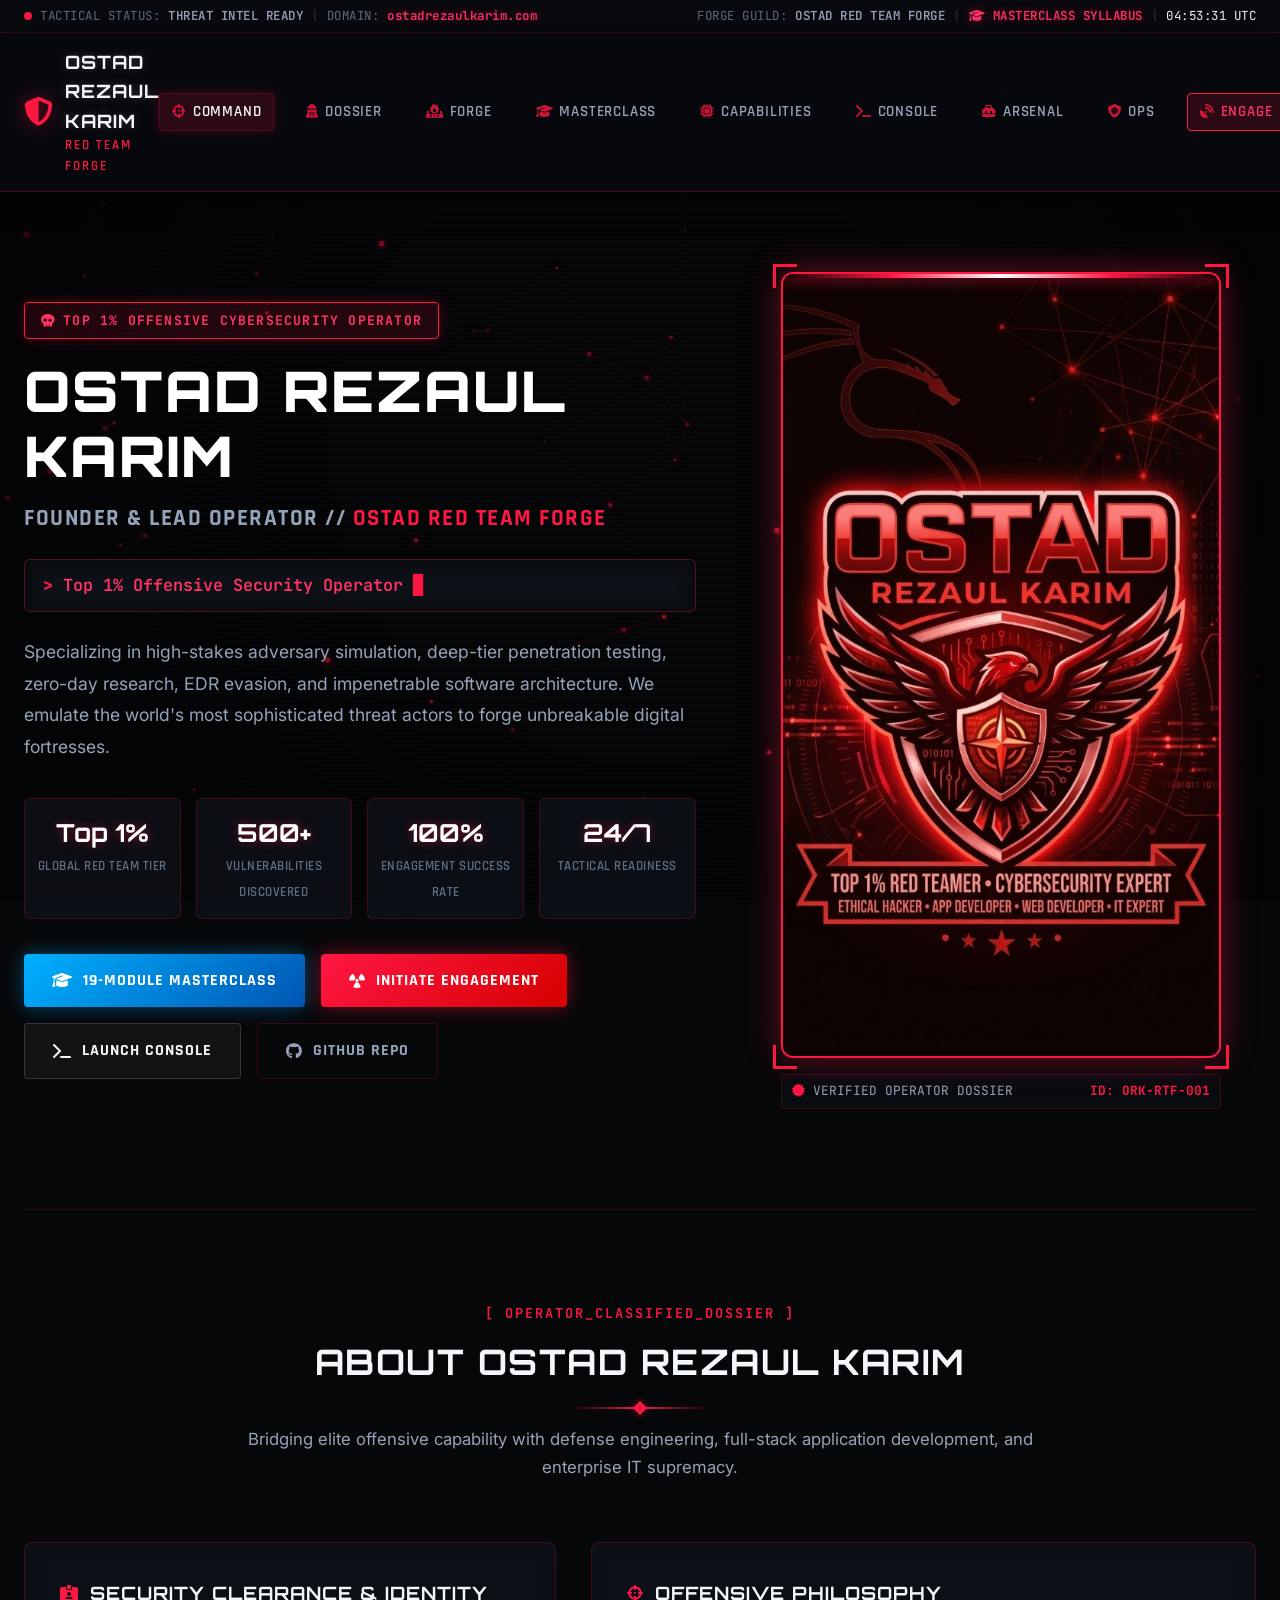
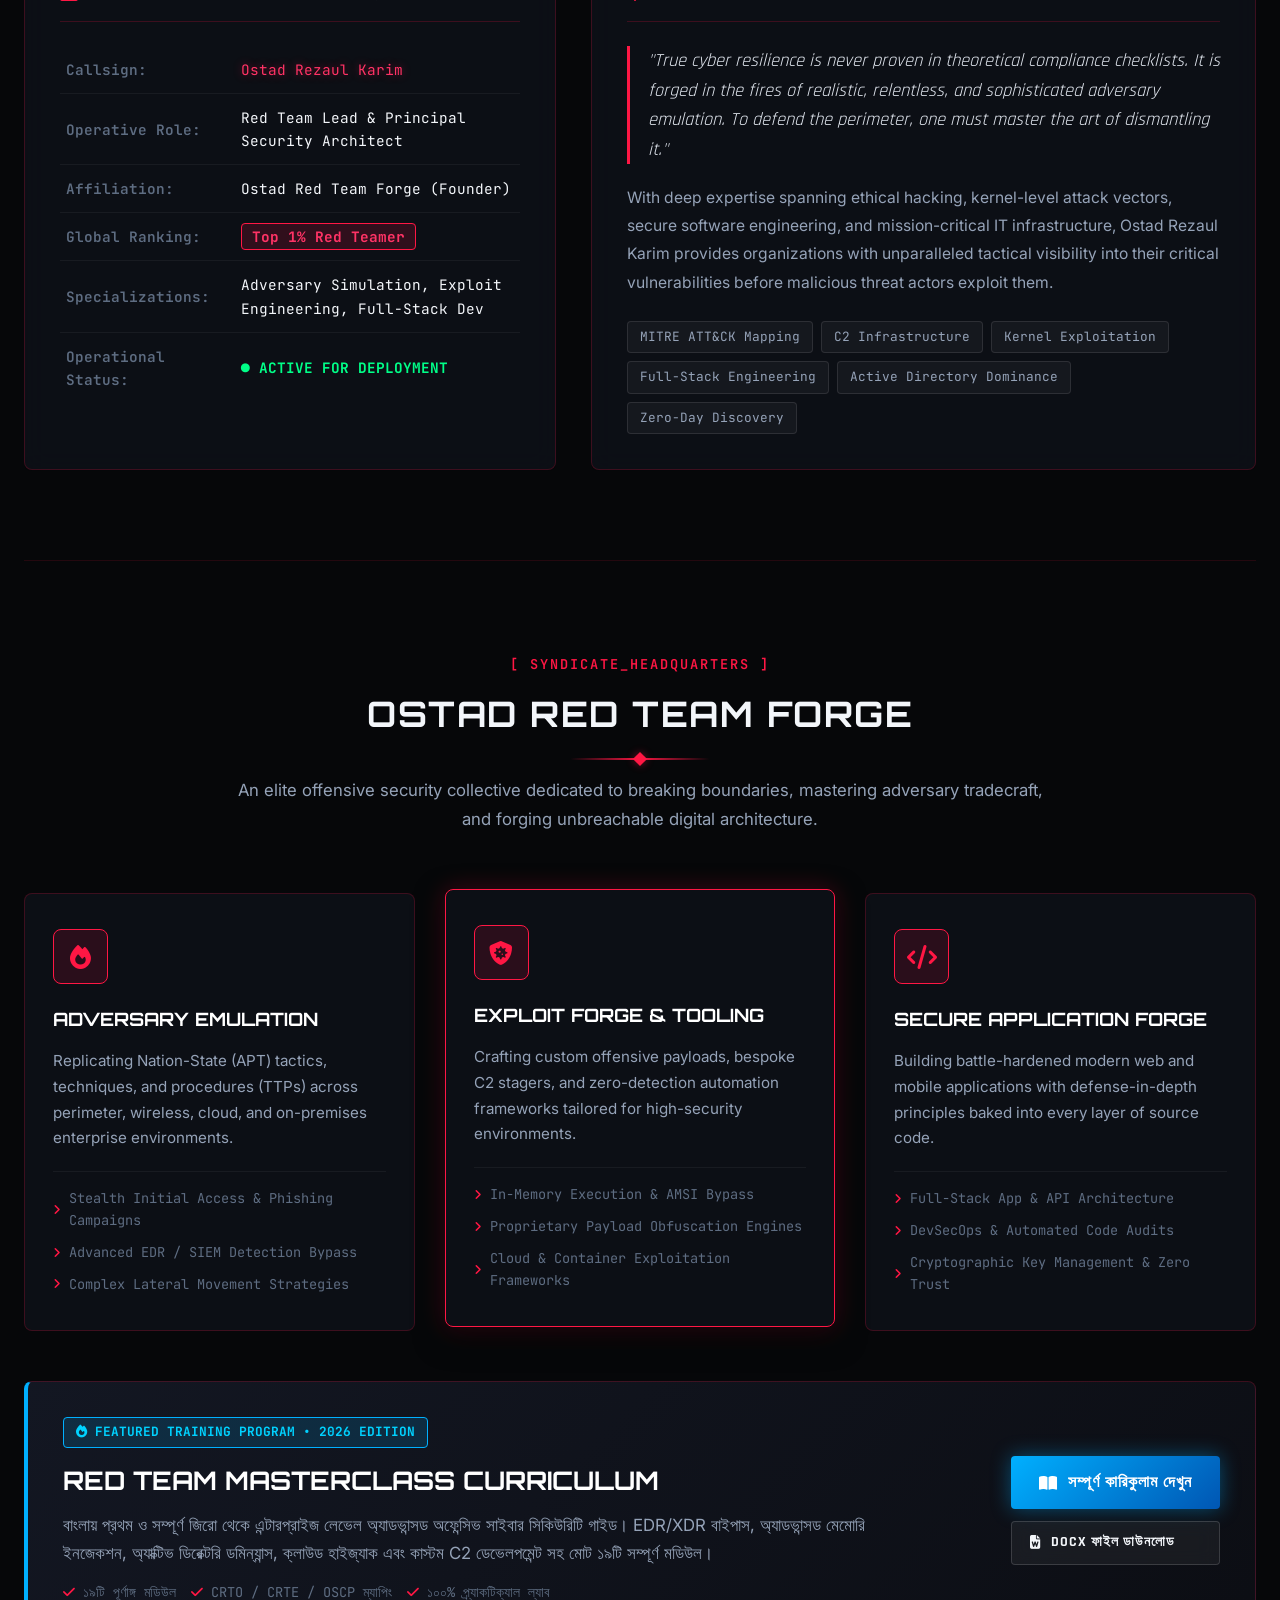
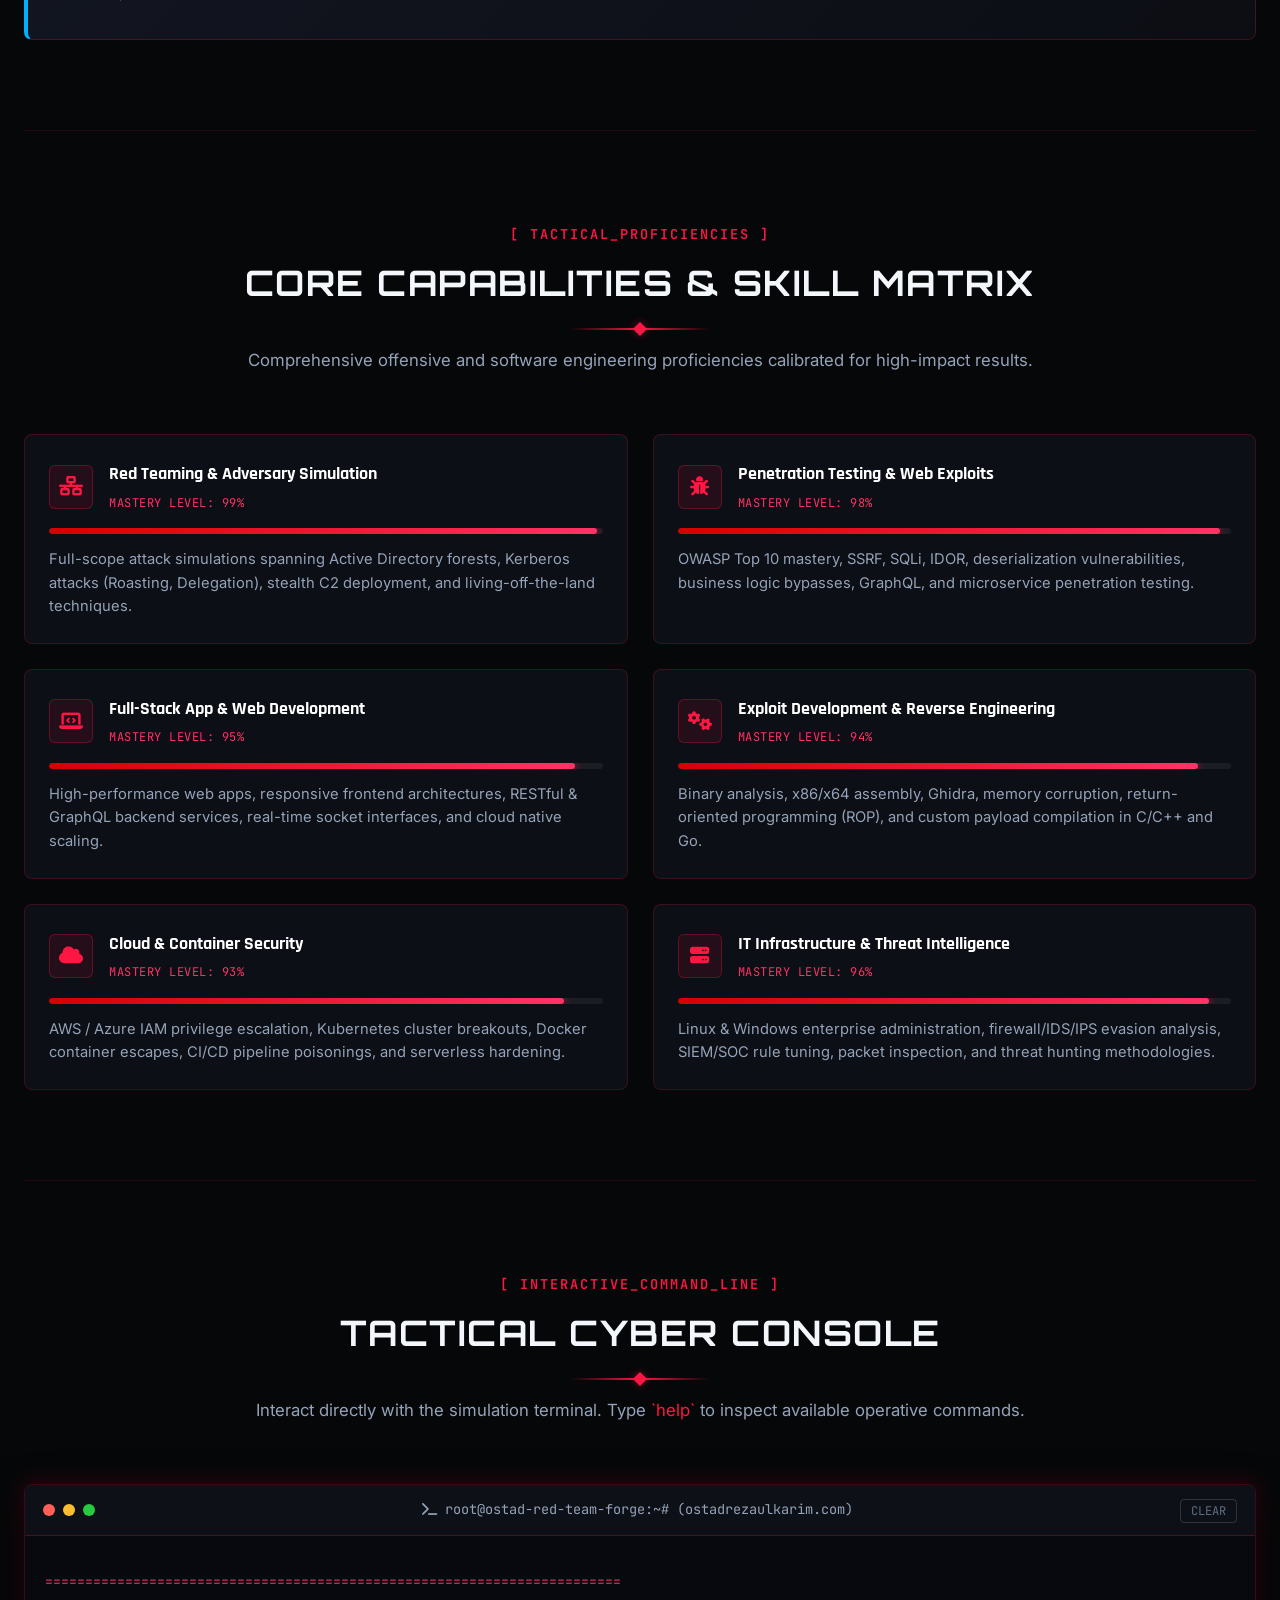
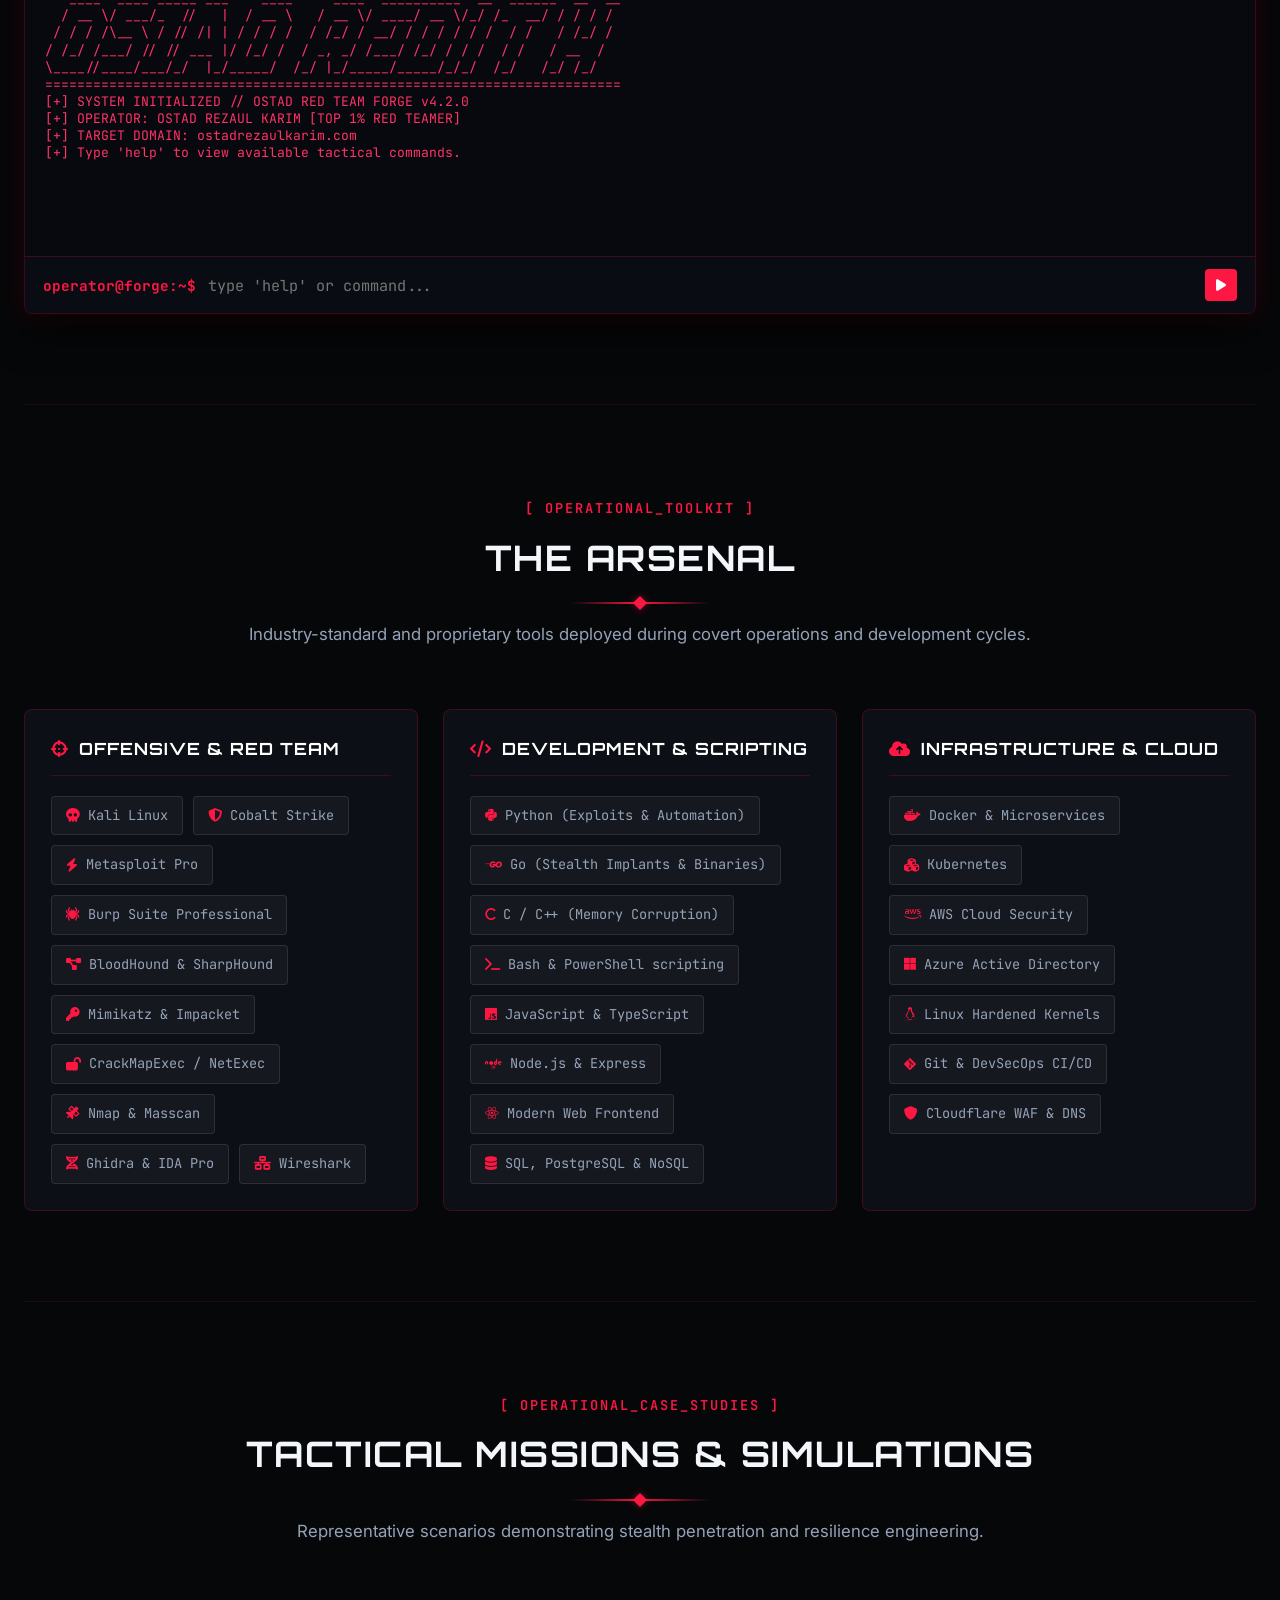
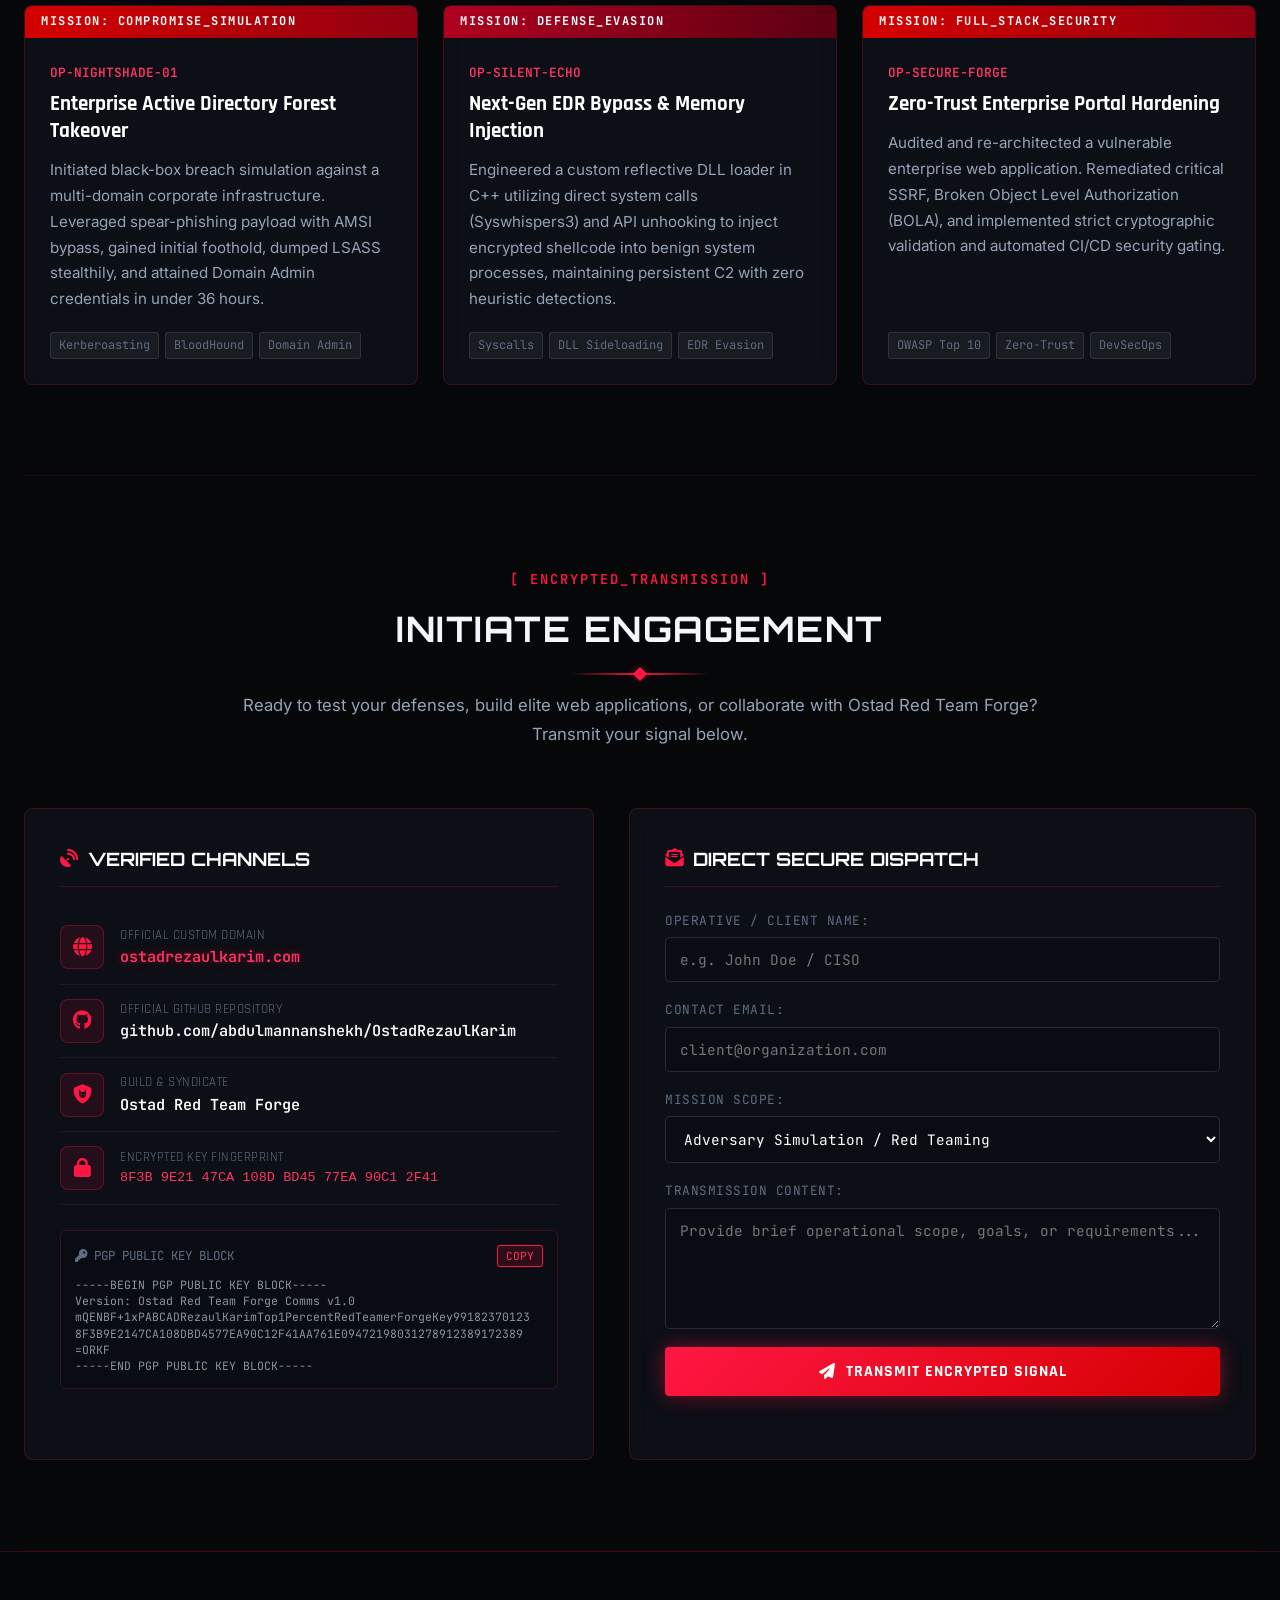
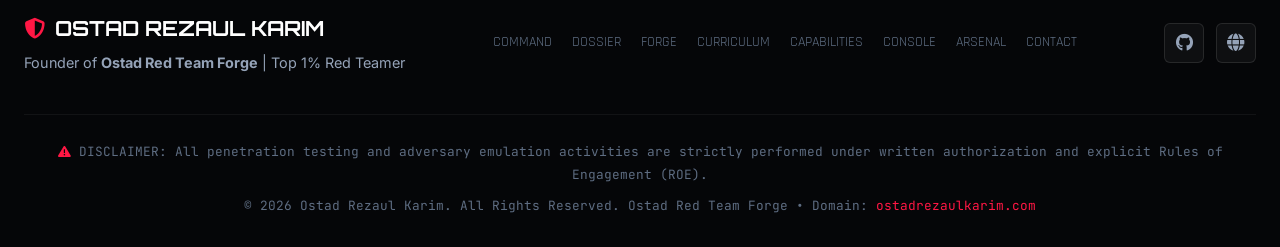
<file: index.html>
<!DOCTYPE html>
<html lang="en">
<head>
  <meta charset="UTF-8" />
  <meta name="viewport" content="width=device-width, initial-scale=1.0" />
  <title>Ostad Rezaul Karim | Top 1% Red Teamer & Offensive Cybersecurity Expert</title>
  
  <!-- Primary Meta Tags -->
  <meta name="title" content="Ostad Rezaul Karim | Top 1% Red Teamer & Cybersecurity Expert" />
  <meta name="description" content="Official portfolio and tactical dossier of Ostad Rezaul Karim, Top 1% Red Teamer, Ethical Hacker, App & Web Developer, and Founder of Ostad Red Team Forge." />
  <meta name="keywords" content="Ostad Rezaul Karim, Ostad Red Team Forge, Red Teamer, Cybersecurity Expert, Ethical Hacker, Penetration Tester, Exploit Developer, ostadrezaulkarim.com" />
  <meta name="author" content="Ostad Rezaul Karim" />

  <!-- Open Graph / Facebook / LinkedIn -->
  <meta property="og:type" content="website" />
  <meta property="og:url" content="https://ostadrezaulkarim.com/" />
  <meta property="og:title" content="Ostad Rezaul Karim | Top 1% Red Teamer" />
  <meta property="og:description" content="Elite adversary simulation, offensive cybersecurity, exploit development, and secure software engineering." />
  <meta property="og:image" content="assets/ostad_badge.jpg" />

  <!-- Twitter -->
  <meta property="twitter:card" content="summary_large_image" />
  <meta property="twitter:title" content="Ostad Rezaul Karim | Top 1% Red Teamer" />
  <meta property="twitter:description" content="Founder of Ostad Red Team Forge. Top 1% Offensive Security Specialist." />
  <meta property="twitter:image" content="assets/ostad_badge.jpg" />

  <!-- Favicon -->
  <link rel="icon" type="image/jpeg" href="assets/ostad_badge.jpg" />

  <!-- Google Fonts -->
  <link rel="preconnect" href="https://fonts.googleapis.com" />
  <link rel="preconnect" href="https://fonts.gstatic.com" crossorigin />
  <link href="https://fonts.googleapis.com/css2?family=JetBrains+Mono:ital,wght@0,300;0,400;0,600;0,800;1,400&family=Orbitron:wght@500;700;900&family=Rajdhani:wght@500;600;700&family=Inter:wght@300;400;500;600;700&display=swap" rel="stylesheet" />

  <!-- Font Awesome Icons -->
  <link rel="stylesheet" href="https://cdnjs.cloudflare.com/ajax/libs/font-awesome/6.5.1/css/all.min.css" integrity="sha512-DTOQO9RWCH3ppGqcWaEA1BIZOC6xxalwEsw9c2QQeAIftl+Vegovlnee1c9QX4TctnWMn13TZye+giMm8e2LwA==" crossorigin="anonymous" referrerpolicy="no-referrer" />

  <link rel="stylesheet" href="style.css" />
</head>
<body class="cyber-theme">
  <!-- Matrix / Particle Canvas Background -->
  <canvas id="cyber-canvas"></canvas>
  <div class="scanlines"></div>
  <div class="vignette"></div>

  <!-- Top Announcement Bar / Terminal Ticker -->
  <div class="top-status-bar">
    <div class="status-left">
      <span class="live-dot pulse-red"></span>
      <span class="status-label">TACTICAL STATUS:</span>
      <span class="status-val">THREAT INTEL READY</span>
      <span class="separator">|</span>
      <span class="status-label">DOMAIN:</span>
      <span class="status-val glow-red">ostadrezaulkarim.com</span>
    </div>
    <div class="status-right">
      <span class="status-label">FORGE GUILD:</span>
      <span class="status-val">OSTAD RED TEAM FORGE</span>
      <span class="separator">|</span>
      <a href="curriculum.html" class="status-val glow-red" style="text-decoration:none;"><i class="fa-solid fa-graduation-cap"></i> MASTERCLASS SYLLABUS</a>
      <span class="separator">|</span>
      <span id="system-clock">00:00:00 UTC</span>
    </div>
  </div>

  <!-- Navigation Bar -->
  <header class="navbar" id="navbar">
    <div class="nav-container">
      <a href="#hero" class="brand-logo">
        <span class="brand-icon"><i class="fa-solid fa-shield-halved"></i></span>
        <div class="brand-text">
          <span class="primary-brand">OSTAD REZAUL KARIM</span>
          <span class="sub-brand">RED TEAM FORGE</span>
        </div>
      </a>

      <nav class="nav-menu" id="nav-menu">
        <a href="#hero" class="nav-link active"><i class="fa-solid fa-crosshairs"></i> Command</a>
        <a href="#about" class="nav-link"><i class="fa-solid fa-user-secret"></i> Dossier</a>
        <a href="#forge" class="nav-link"><i class="fa-solid fa-fire-burner"></i> Forge</a>
        <a href="curriculum.html" class="nav-link"><i class="fa-solid fa-graduation-cap"></i> Masterclass</a>
        <a href="#capabilities" class="nav-link"><i class="fa-solid fa-microchip"></i> Capabilities</a>
        <a href="#terminal" class="nav-link"><i class="fa-solid fa-terminal"></i> Console</a>
        <a href="#arsenal" class="nav-link"><i class="fa-solid fa-toolbox"></i> Arsenal</a>
        <a href="#missions" class="nav-link"><i class="fa-solid fa-shield-virus"></i> Ops</a>
        <a href="#contact" class="nav-link nav-cta"><i class="fa-solid fa-satellite-dish"></i> Engage</a>
      </nav>

      <div class="nav-actions">
        <button id="sfx-toggle" class="btn-icon" title="Toggle Tactical Audio (SFX)">
          <i class="fa-solid fa-volume-high" id="sfx-icon"></i>
        </button>
        <button id="mobile-toggle" class="mobile-toggle" aria-label="Toggle Navigation">
          <span></span>
          <span></span>
          <span></span>
        </button>
      </div>
    </div>
  </header>

  <!-- Main Content -->
  <main>
    <!-- HERO SECTION -->
    <section id="hero" class="hero-section">
      <div class="hero-grid">
        <!-- Hero Left: Tactical Bio & CTAs -->
        <div class="hero-content">
          <div class="cyber-badge-wrapper">
            <span class="cyber-badge glow-border">
              <i class="fa-solid fa-skull"></i> TOP 1% OFFENSIVE CYBERSECURITY OPERATOR
            </span>
          </div>

          <h1 class="hero-name">
            <span class="glitch" data-text="OSTAD REZAUL KARIM">OSTAD REZAUL KARIM</span>
          </h1>

          <h2 class="hero-title">
            FOUNDER & LEAD OPERATOR // <span class="text-crimson">OSTAD RED TEAM FORGE</span>
          </h2>

          <div class="typewriter-box">
            <span class="prompt-sym">&gt;</span>
            <span id="typewriter-text" class="typewriter"></span>
            <span class="cursor">█</span>
          </div>

          <p class="hero-desc">
            Specializing in high-stakes adversary simulation, deep-tier penetration testing, zero-day research, EDR evasion, and impenetrable software architecture. We emulate the world's most sophisticated threat actors to forge unbreakable digital fortresses.
          </p>

          <!-- Tactical HUD Metrics -->
          <div class="hud-metrics">
            <div class="metric-card">
              <span class="metric-val" data-target="1">Top 1%</span>
              <span class="metric-sub">Global Red Team Tier</span>
            </div>
            <div class="metric-card">
              <span class="metric-val" data-target="500">500+</span>
              <span class="metric-sub">Vulnerabilities Discovered</span>
            </div>
            <div class="metric-card">
              <span class="metric-val" data-target="100">100%</span>
              <span class="metric-sub">Engagement Success Rate</span>
            </div>
            <div class="metric-card">
              <span class="metric-val">24/7</span>
              <span class="metric-sub">Tactical Readiness</span>
            </div>
          </div>

          <!-- CTAs -->
          <div class="hero-ctas">
            <a href="curriculum.html" class="btn btn-primary" style="background: linear-gradient(135deg, #00b0ff, #0056b3); box-shadow: 0 0 20px rgba(0, 176, 255, 0.4);">
              <i class="fa-solid fa-graduation-cap"></i> 19-MODULE MASTERCLASS
            </a>
            <a href="#contact" class="btn btn-primary">
              <i class="fa-solid fa-radiation"></i> INITIATE ENGAGEMENT
            </a>
            <a href="#terminal" class="btn btn-secondary">
              <i class="fa-solid fa-terminal"></i> LAUNCH CONSOLE
            </a>
            <a href="https://github.com/abdulmannanshekh/OstadRezaulKarim" target="_blank" rel="noopener noreferrer" class="btn btn-outline">
              <i class="fa-brands fa-github"></i> GITHUB REPO
            </a>
          </div>
        </div>

        <!-- Hero Right: Official Emblem Badge with Cyber Frame -->
        <div class="hero-visual">
          <div class="badge-holo-container">
            <div class="cyber-ring ring-outer"></div>
            <div class="cyber-ring ring-inner"></div>
            <div class="hud-bracket bracket-tl"></div>
            <div class="hud-bracket bracket-tr"></div>
            <div class="hud-bracket bracket-bl"></div>
            <div class="hud-bracket bracket-br"></div>

            <div class="badge-card">
              <img src="assets/ostad_badge.jpg" alt="Ostad Rezaul Karim Official Red Team Emblem" class="badge-img" />
              <div class="badge-scanner-line"></div>
            </div>

            <div class="badge-caption">
              <span class="caption-tag"><i class="fa-solid fa-certificate text-crimson"></i> VERIFIED OPERATOR DOSSIER</span>
              <span class="caption-id">ID: ORK-RTF-001</span>
            </div>
          </div>
        </div>
      </div>
    </section>

    <!-- SECTION 2: OPERATOR DOSSIER (ABOUT) -->
    <section id="about" class="section-container">
      <div class="section-header">
        <span class="section-tag">[ OPERATOR_CLASSIFIED_DOSSIER ]</span>
        <h2 class="section-title">ABOUT OSTAD REZAUL KARIM</h2>
        <div class="section-divider"><span class="divider-diamond"></span></div>
        <p class="section-subtitle">
          Bridging elite offensive capability with defense engineering, full-stack application development, and enterprise IT supremacy.
        </p>
      </div>

      <div class="dossier-grid">
        <div class="dossier-card tactical-border">
          <div class="dossier-header">
            <i class="fa-solid fa-id-card-clip text-crimson"></i>
            <h3>SECURITY CLEARANCE & IDENTITY</h3>
          </div>
          <table class="dossier-table">
            <tr>
              <td class="key">Callsign:</td>
              <td class="val glow-red">Ostad Rezaul Karim</td>
            </tr>
            <tr>
              <td class="key">Operative Role:</td>
              <td class="val">Red Team Lead & Principal Security Architect</td>
            </tr>
            <tr>
              <td class="key">Affiliation:</td>
              <td class="val">Ostad Red Team Forge (Founder)</td>
            </tr>
            <tr>
              <td class="key">Global Ranking:</td>
              <td class="val"><span class="pill-red">Top 1% Red Teamer</span></td>
            </tr>
            <tr>
              <td class="key">Specializations:</td>
              <td class="val">Adversary Simulation, Exploit Engineering, Full-Stack Dev</td>
            </tr>
            <tr>
              <td class="key">Operational Status:</td>
              <td class="val"><span class="status-live">● ACTIVE FOR DEPLOYMENT</span></td>
            </tr>
          </table>
        </div>

        <div class="dossier-card tactical-border">
          <div class="dossier-header">
            <i class="fa-solid fa-crosshairs text-crimson"></i>
            <h3>OFFENSIVE PHILOSOPHY</h3>
          </div>
          <blockquote class="cyber-quote">
            "True cyber resilience is never proven in theoretical compliance checklists. It is forged in the fires of realistic, relentless, and sophisticated adversary emulation. To defend the perimeter, one must master the art of dismantling it."
          </blockquote>
          <p class="dossier-text">
            With deep expertise spanning ethical hacking, kernel-level attack vectors, secure software engineering, and mission-critical IT infrastructure, Ostad Rezaul Karim provides organizations with unparalleled tactical visibility into their critical vulnerabilities before malicious threat actors exploit them.
          </p>
          <div class="spec-pills">
            <span class="pill">MITRE ATT&CK Mapping</span>
            <span class="pill">C2 Infrastructure</span>
            <span class="pill">Kernel Exploitation</span>
            <span class="pill">Full-Stack Engineering</span>
            <span class="pill">Active Directory Dominance</span>
            <span class="pill">Zero-Day Discovery</span>
          </div>
        </div>
      </div>
    </section>

    <!-- SECTION 3: THE FORGE (OSTAD RED TEAM FORGE) -->
    <section id="forge" class="section-container forge-bg">
      <div class="section-header">
        <span class="section-tag">[ SYNDICATE_HEADQUARTERS ]</span>
        <h2 class="section-title">OSTAD RED TEAM FORGE</h2>
        <div class="section-divider"><span class="divider-diamond"></span></div>
        <p class="section-subtitle">
          An elite offensive security collective dedicated to breaking boundaries, mastering adversary tradecraft, and forging unbreachable digital architecture.
        </p>
      </div>

      <div class="forge-grid">
        <div class="forge-pillar">
          <div class="pillar-icon"><i class="fa-solid fa-fire"></i></div>
          <h3>ADVERSARY EMULATION</h3>
          <p>
            Replicating Nation-State (APT) tactics, techniques, and procedures (TTPs) across perimeter, wireless, cloud, and on-premises enterprise environments.
          </p>
          <ul class="pillar-list">
            <li><i class="fa-solid fa-angle-right"></i> Stealth Initial Access & Phishing Campaigns</li>
            <li><i class="fa-solid fa-angle-right"></i> Advanced EDR / SIEM Detection Bypass</li>
            <li><i class="fa-solid fa-angle-right"></i> Complex Lateral Movement Strategies</li>
          </ul>
        </div>

        <div class="forge-pillar active-pillar">
          <div class="pillar-icon"><i class="fa-solid fa-shield-virus"></i></div>
          <h3>EXPLOIT FORGE & TOOLING</h3>
          <p>
            Crafting custom offensive payloads, bespoke C2 stagers, and zero-detection automation frameworks tailored for high-security environments.
          </p>
          <ul class="pillar-list">
            <li><i class="fa-solid fa-angle-right"></i> In-Memory Execution & AMSI Bypass</li>
            <li><i class="fa-solid fa-angle-right"></i> Proprietary Payload Obfuscation Engines</li>
            <li><i class="fa-solid fa-angle-right"></i> Cloud & Container Exploitation Frameworks</li>
          </ul>
        </div>

        <div class="forge-pillar">
          <div class="pillar-icon"><i class="fa-solid fa-code"></i></div>
          <h3>SECURE APPLICATION FORGE</h3>
          <p>
            Building battle-hardened modern web and mobile applications with defense-in-depth principles baked into every layer of source code.
          </p>
          <ul class="pillar-list">
            <li><i class="fa-solid fa-angle-right"></i> Full-Stack App & API Architecture</li>
            <li><i class="fa-solid fa-angle-right"></i> DevSecOps & Automated Code Audits</li>
            <li><i class="fa-solid fa-angle-right"></i> Cryptographic Key Management & Zero Trust</li>
          </ul>
        </div>
      </div>

      <!-- MASTERCLASS SPOTLIGHT BANNER -->
      <div class="tactical-border" style="margin-top: 50px; padding: 35px; background: linear-gradient(135deg, rgba(20, 24, 36, 0.95), rgba(12, 14, 20, 0.98)); border-left: 4px solid #00b0ff;">
        <div style="display: flex; justify-content: space-between; align-items: center; flex-wrap: wrap; gap: 25px;">
          <div style="max-width: 820px;">
            <div style="display: inline-flex; align-items: center; gap: 8px; background: rgba(0, 176, 255, 0.15); border: 1px solid #00b0ff; color: #00d2ff; padding: 4px 12px; border-radius: 4px; font-family: var(--font-mono); font-size: 0.8rem; font-weight: 700; margin-bottom: 12px;">
              <i class="fa-solid fa-fire"></i> FEATURED TRAINING PROGRAM &bull; 2026 EDITION
            </div>
            <h3 style="font-family: var(--font-cyber); font-size: 1.6rem; color: #fff; margin-bottom: 10px;">
              RED TEAM MASTERCLASS CURRICULUM
            </h3>
            <p style="color: var(--text-muted); font-size: 1.05rem; line-height: 1.7; margin-bottom: 14px;">
              বাংলায় প্রথম ও সম্পূর্ণ জিরো থেকে এন্টারপ্রাইজ লেভেল অ্যাডভান্সড অফেন্সিভ সাইবার সিকিউরিটি গাইড। EDR/XDR বাইপাস, অ্যাডভান্সড মেমোরি ইনজেকশন, অ্যাক্টিভ ডিরেক্টরি ডমিন্যান্স, ক্লাউড হাইজ্যাক এবং কাস্টম C2 ডেভেলপমেন্ট সহ মোট ১৯টি সম্পূর্ণ মডিউল।
            </p>
            <div style="display: flex; gap: 15px; flex-wrap: wrap; font-family: var(--font-mono); font-size: 0.85rem; color: var(--text-dim);">
              <span><i class="fa-solid fa-check text-crimson"></i> ১৯টি পূর্ণাঙ্গ মডিউল</span>
              <span><i class="fa-solid fa-check text-crimson"></i> CRTO / CRTE / OSCP ম্যাপিং</span>
              <span><i class="fa-solid fa-check text-crimson"></i> ১০০% প্র্যাকটিক্যাল ল্যাব</span>
            </div>
          </div>
          <div style="display: flex; flex-direction: column; gap: 12px;">
            <a href="curriculum.html" class="btn btn-primary" style="background: linear-gradient(135deg, #00b0ff, #0056b3); box-shadow: 0 0 20px rgba(0, 176, 255, 0.4); text-align: center;">
              <i class="fa-solid fa-book-open"></i> সম্পূর্ণ কারিকুলাম দেখুন
            </a>
            <a href="assets/Ostad_Red_Team_Forge_Masterclass_Curriculum.docx" download class="btn btn-secondary" style="font-size: 0.85rem; padding: 10px 18px; text-align: center;">
              <i class="fa-solid fa-file-word"></i> DOCX ফাইল ডাউনলোড
            </a>
          </div>
        </div>
      </div>
    </section>

    <!-- SECTION 4: CAPABILITIES / SKILL MATRIX -->
    <section id="capabilities" class="section-container">
      <div class="section-header">
        <span class="section-tag">[ TACTICAL_PROFICIENCIES ]</span>
        <h2 class="section-title">CORE CAPABILITIES & SKILL MATRIX</h2>
        <div class="section-divider"><span class="divider-diamond"></span></div>
        <p class="section-subtitle">
          Comprehensive offensive and software engineering proficiencies calibrated for high-impact results.
        </p>
      </div>

      <div class="skills-grid">
        <!-- Skill 1 -->
        <div class="skill-card">
          <div class="skill-card-top">
            <div class="skill-icon"><i class="fa-solid fa-network-wired"></i></div>
            <div class="skill-meta">
              <h4>Red Teaming & Adversary Simulation</h4>
              <span class="skill-level">MASTERY LEVEL: 99%</span>
            </div>
          </div>
          <div class="progress-bar-bg">
            <div class="progress-bar-fill" style="width: 99%;"></div>
          </div>
          <p class="skill-desc">
            Full-scope attack simulations spanning Active Directory forests, Kerberos attacks (Roasting, Delegation), stealth C2 deployment, and living-off-the-land techniques.
          </p>
        </div>

        <!-- Skill 2 -->
        <div class="skill-card">
          <div class="skill-card-top">
            <div class="skill-icon"><i class="fa-solid fa-bug"></i></div>
            <div class="skill-meta">
              <h4>Penetration Testing & Web Exploits</h4>
              <span class="skill-level">MASTERY LEVEL: 98%</span>
            </div>
          </div>
          <div class="progress-bar-bg">
            <div class="progress-bar-fill" style="width: 98%;"></div>
          </div>
          <p class="skill-desc">
            OWASP Top 10 mastery, SSRF, SQLi, IDOR, deserialization vulnerabilities, business logic bypasses, GraphQL, and microservice penetration testing.
          </p>
        </div>

        <!-- Skill 3 -->
        <div class="skill-card">
          <div class="skill-card-top">
            <div class="skill-icon"><i class="fa-solid fa-laptop-code"></i></div>
            <div class="skill-meta">
              <h4>Full-Stack App & Web Development</h4>
              <span class="skill-level">MASTERY LEVEL: 95%</span>
            </div>
          </div>
          <div class="progress-bar-bg">
            <div class="progress-bar-fill" style="width: 95%;"></div>
          </div>
          <p class="skill-desc">
            High-performance web apps, responsive frontend architectures, RESTful & GraphQL backend services, real-time socket interfaces, and cloud native scaling.
          </p>
        </div>

        <!-- Skill 4 -->
        <div class="skill-card">
          <div class="skill-card-top">
            <div class="skill-icon"><i class="fa-solid fa-gears"></i></div>
            <div class="skill-meta">
              <h4>Exploit Development & Reverse Engineering</h4>
              <span class="skill-level">MASTERY LEVEL: 94%</span>
            </div>
          </div>
          <div class="progress-bar-bg">
            <div class="progress-bar-fill" style="width: 94%;"></div>
          </div>
          <p class="skill-desc">
            Binary analysis, x86/x64 assembly, Ghidra, memory corruption, return-oriented programming (ROP), and custom payload compilation in C/C++ and Go.
          </p>
        </div>

        <!-- Skill 5 -->
        <div class="skill-card">
          <div class="skill-card-top">
            <div class="skill-icon"><i class="fa-solid fa-cloud"></i></div>
            <div class="skill-meta">
              <h4>Cloud & Container Security</h4>
              <span class="skill-level">MASTERY LEVEL: 93%</span>
            </div>
          </div>
          <div class="progress-bar-bg">
            <div class="progress-bar-fill" style="width: 93%;"></div>
          </div>
          <p class="skill-desc">
            AWS / Azure IAM privilege escalation, Kubernetes cluster breakouts, Docker container escapes, CI/CD pipeline poisonings, and serverless hardening.
          </p>
        </div>

        <!-- Skill 6 -->
        <div class="skill-card">
          <div class="skill-card-top">
            <div class="skill-icon"><i class="fa-solid fa-server"></i></div>
            <div class="skill-meta">
              <h4>IT Infrastructure & Threat Intelligence</h4>
              <span class="skill-level">MASTERY LEVEL: 96%</span>
            </div>
          </div>
          <div class="progress-bar-bg">
            <div class="progress-bar-fill" style="width: 96%;"></div>
          </div>
          <p class="skill-desc">
            Linux & Windows enterprise administration, firewall/IDS/IPS evasion analysis, SIEM/SOC rule tuning, packet inspection, and threat hunting methodologies.
          </p>
        </div>
      </div>
    </section>

    <!-- SECTION 5: INTERACTIVE CYBER TERMINAL -->
    <section id="terminal" class="section-container">
      <div class="section-header">
        <span class="section-tag">[ INTERACTIVE_COMMAND_LINE ]</span>
        <h2 class="section-title">TACTICAL CYBER CONSOLE</h2>
        <div class="section-divider"><span class="divider-diamond"></span></div>
        <p class="section-subtitle">
          Interact directly with the simulation terminal. Type <span class="text-crimson">`help`</span> to inspect available operative commands.
        </p>
      </div>

      <div class="terminal-wrapper tactical-border">
        <div class="terminal-header">
          <div class="terminal-dots">
            <span class="dot dot-red"></span>
            <span class="dot dot-yellow"></span>
            <span class="dot dot-green"></span>
          </div>
          <div class="terminal-title">
            <i class="fa-solid fa-terminal"></i> root@ostad-red-team-forge:~# (ostadrezaulkarim.com)
          </div>
          <div class="terminal-controls">
            <button id="clear-term-btn" class="term-btn" title="Clear Console">CLEAR</button>
          </div>
        </div>

        <div class="terminal-body" id="terminal-output">
          <div class="term-line banner-line">
========================================================================
   ____  ____ _____ ___    ____     ____  __________  __  ______  __  __
  / __ \/ ___/_  //   |  / __ \   / __ \/ ____/ __ \/_/ /_  __/ / / / /
 / / / /\__ \ / // /| | / / / /  / /_/ / __/ / / / / / /  / /   / /_/ / 
/ /_/ /___/ // // ___ |/ /_/ /  / _, _/ /___/ /_/ / / /  / /   / __  /  
\____//____/___/_/  |_/_____/  /_/ |_/_____/_____/_/_/  /_/   /_/ /_/   
========================================================================
[+] SYSTEM INITIALIZED // OSTAD RED TEAM FORGE v4.2.0
[+] OPERATOR: OSTAD REZAUL KARIM [TOP 1% RED TEAMER]
[+] TARGET DOMAIN: ostadrezaulkarim.com
[+] Type 'help' to view available tactical commands.
          </div>
        </div>

        <div class="terminal-input-row">
          <span class="term-prompt">operator@forge:~$</span>
          <input type="text" id="terminal-input" autocomplete="off" spellcheck="false" placeholder="type 'help' or command..." />
          <button id="term-exec-btn" class="term-exec-btn"><i class="fa-solid fa-play"></i></button>
        </div>
      </div>
    </section>

    <!-- SECTION 6: WEAPONS & ARSENAL (TECH STACK) -->
    <section id="arsenal" class="section-container">
      <div class="section-header">
        <span class="section-tag">[ OPERATIONAL_TOOLKIT ]</span>
        <h2 class="section-title">THE ARSENAL</h2>
        <div class="section-divider"><span class="divider-diamond"></span></div>
        <p class="section-subtitle">
          Industry-standard and proprietary tools deployed during covert operations and development cycles.
        </p>
      </div>

      <div class="arsenal-categories">
        <!-- Category 1 -->
        <div class="arsenal-box">
          <h3 class="arsenal-box-title"><i class="fa-solid fa-crosshairs text-crimson"></i> OFFENSIVE & RED TEAM</h3>
          <div class="tools-tags">
            <span class="tool-tag"><i class="fa-solid fa-skull"></i> Kali Linux</span>
            <span class="tool-tag"><i class="fa-solid fa-shield-halved"></i> Cobalt Strike</span>
            <span class="tool-tag"><i class="fa-solid fa-bolt"></i> Metasploit Pro</span>
            <span class="tool-tag"><i class="fa-solid fa-spider"></i> Burp Suite Professional</span>
            <span class="tool-tag"><i class="fa-solid fa-diagram-project"></i> BloodHound & SharpHound</span>
            <span class="tool-tag"><i class="fa-solid fa-key"></i> Mimikatz & Impacket</span>
            <span class="tool-tag"><i class="fa-solid fa-lock-open"></i> CrackMapExec / NetExec</span>
            <span class="tool-tag"><i class="fa-solid fa-satellite"></i> Nmap & Masscan</span>
            <span class="tool-tag"><i class="fa-solid fa-dna"></i> Ghidra & IDA Pro</span>
            <span class="tool-tag"><i class="fa-solid fa-network-wired"></i> Wireshark</span>
          </div>
        </div>

        <!-- Category 2 -->
        <div class="arsenal-box">
          <h3 class="arsenal-box-title"><i class="fa-solid fa-code text-crimson"></i> DEVELOPMENT & SCRIPTING</h3>
          <div class="tools-tags">
            <span class="tool-tag"><i class="fa-brands fa-python"></i> Python (Exploits & Automation)</span>
            <span class="tool-tag"><i class="fa-brands fa-golang"></i> Go (Stealth Implants & Binaries)</span>
            <span class="tool-tag"><i class="fa-solid fa-c"></i> C / C++ (Memory Corruption)</span>
            <span class="tool-tag"><i class="fa-solid fa-terminal"></i> Bash & PowerShell scripting</span>
            <span class="tool-tag"><i class="fa-brands fa-js"></i> JavaScript & TypeScript</span>
            <span class="tool-tag"><i class="fa-brands fa-node"></i> Node.js & Express</span>
            <span class="tool-tag"><i class="fa-brands fa-react"></i> Modern Web Frontend</span>
            <span class="tool-tag"><i class="fa-solid fa-database"></i> SQL, PostgreSQL & NoSQL</span>
          </div>
        </div>

        <!-- Category 3 -->
        <div class="arsenal-box">
          <h3 class="arsenal-box-title"><i class="fa-solid fa-cloud-arrow-up text-crimson"></i> INFRASTRUCTURE & CLOUD</h3>
          <div class="tools-tags">
            <span class="tool-tag"><i class="fa-brands fa-docker"></i> Docker & Microservices</span>
            <span class="tool-tag"><i class="fa-solid fa-cubes"></i> Kubernetes</span>
            <span class="tool-tag"><i class="fa-brands fa-aws"></i> AWS Cloud Security</span>
            <span class="tool-tag"><i class="fa-brands fa-microsoft"></i> Azure Active Directory</span>
            <span class="tool-tag"><i class="fa-brands fa-linux"></i> Linux Hardened Kernels</span>
            <span class="tool-tag"><i class="fa-brands fa-git-alt"></i> Git & DevSecOps CI/CD</span>
            <span class="tool-tag"><i class="fa-solid fa-shield"></i> Cloudflare WAF & DNS</span>
          </div>
        </div>
      </div>
    </section>

    <!-- SECTION 7: MISSION CASE STUDIES -->
    <section id="missions" class="section-container">
      <div class="section-header">
        <span class="section-tag">[ OPERATIONAL_CASE_STUDIES ]</span>
        <h2 class="section-title">TACTICAL MISSIONS & SIMULATIONS</h2>
        <div class="section-divider"><span class="divider-diamond"></span></div>
        <p class="section-subtitle">
          Representative scenarios demonstrating stealth penetration and resilience engineering.
        </p>
      </div>

      <div class="missions-grid">
        <!-- Mission 1 -->
        <div class="mission-card tactical-border">
          <div class="mission-status-strip strip-red">MISSION: COMPROMISE_SIMULATION</div>
          <div class="mission-content">
            <span class="mission-code">OP-NIGHTSHADE-01</span>
            <h3>Enterprise Active Directory Forest Takeover</h3>
            <p>
              Initiated black-box breach simulation against a multi-domain corporate infrastructure. Leveraged spear-phishing payload with AMSI bypass, gained initial foothold, dumped LSASS stealthily, and attained Domain Admin credentials in under 36 hours.
            </p>
            <div class="mission-tags">
              <span>Kerberoasting</span>
              <span>BloodHound</span>
              <span>Domain Admin</span>
            </div>
          </div>
        </div>

        <!-- Mission 2 -->
        <div class="mission-card tactical-border">
          <div class="mission-status-strip strip-crimson">MISSION: DEFENSE_EVASION</div>
          <div class="mission-content">
            <span class="mission-code">OP-SILENT-ECHO</span>
            <h3>Next-Gen EDR Bypass & Memory Injection</h3>
            <p>
              Engineered a custom reflective DLL loader in C++ utilizing direct system calls (Syswhispers3) and API unhooking to inject encrypted shellcode into benign system processes, maintaining persistent C2 with zero heuristic detections.
            </p>
            <div class="mission-tags">
              <span>Syscalls</span>
              <span>DLL Sideloading</span>
              <span>EDR Evasion</span>
            </div>
          </div>
        </div>

        <!-- Mission 3 -->
        <div class="mission-card tactical-border">
          <div class="mission-status-strip strip-red">MISSION: FULL_STACK_SECURITY</div>
          <div class="mission-content">
            <span class="mission-code">OP-SECURE-FORGE</span>
            <h3>Zero-Trust Enterprise Portal Hardening</h3>
            <p>
              Audited and re-architected a vulnerable enterprise web application. Remediated critical SSRF, Broken Object Level Authorization (BOLA), and implemented strict cryptographic validation and automated CI/CD security gating.
            </p>
            <div class="mission-tags">
              <span>OWASP Top 10</span>
              <span>Zero-Trust</span>
              <span>DevSecOps</span>
            </div>
          </div>
        </div>
      </div>
    </section>

    <!-- SECTION 8: CONTACT / SECURE COMMS -->
    <section id="contact" class="section-container">
      <div class="section-header">
        <span class="section-tag">[ ENCRYPTED_TRANSMISSION ]</span>
        <h2 class="section-title">INITIATE ENGAGEMENT</h2>
        <div class="section-divider"><span class="divider-diamond"></span></div>
        <p class="section-subtitle">
          Ready to test your defenses, build elite web applications, or collaborate with Ostad Red Team Forge? Transmit your signal below.
        </p>
      </div>

      <div class="contact-grid">
        <!-- Left: Operator Comms Channels -->
        <div class="contact-channels tactical-border">
          <h3 class="channels-title"><i class="fa-solid fa-satellite-dish text-crimson"></i> VERIFIED CHANNELS</h3>
          
          <div class="channel-item">
            <div class="channel-icon"><i class="fa-solid fa-globe"></i></div>
            <div class="channel-info">
              <span class="channel-label">Official Custom Domain</span>
              <a href="https://ostadrezaulkarim.com" class="channel-link glow-red" target="_blank">ostadrezaulkarim.com</a>
            </div>
          </div>

          <div class="channel-item">
            <div class="channel-icon"><i class="fa-brands fa-github"></i></div>
            <div class="channel-info">
              <span class="channel-label">Official GitHub Repository</span>
              <a href="https://github.com/abdulmannanshekh/OstadRezaulKarim" class="channel-link" target="_blank" rel="noopener noreferrer">
                github.com/abdulmannanshekh/OstadRezaulKarim
              </a>
            </div>
          </div>

          <div class="channel-item">
            <div class="channel-icon"><i class="fa-solid fa-shield-cat"></i></div>
            <div class="channel-info">
              <span class="channel-label">Guild & Syndicate</span>
              <span class="channel-val">Ostad Red Team Forge</span>
            </div>
          </div>

          <div class="channel-item">
            <div class="channel-icon"><i class="fa-solid fa-lock"></i></div>
            <div class="channel-info">
              <span class="channel-label">Encrypted Key Fingerprint</span>
              <code class="pgp-code">8F3B 9E21 47CA 108D BD45 77EA 90C1 2F41</code>
            </div>
          </div>

          <div class="pgp-box">
            <div class="pgp-header">
              <span><i class="fa-solid fa-key"></i> PGP PUBLIC KEY BLOCK</span>
              <button id="copy-pgp-btn" class="copy-btn" title="Copy PGP Key">COPY</button>
            </div>
            <pre id="pgp-text">-----BEGIN PGP PUBLIC KEY BLOCK-----
Version: Ostad Red Team Forge Comms v1.0
mQENBF+1xPABCADRezaulKarimTop1PercentRedTeamerForgeKey99182370123
8F3B9E2147CA108DBD4577EA90C12F41AA761E09472198031278912389172389
=ORKF
-----END PGP PUBLIC KEY BLOCK-----</pre>
          </div>
        </div>

        <!-- Right: Direct Transmission Form -->
        <div class="contact-form-box tactical-border">
          <h3 class="channels-title"><i class="fa-solid fa-envelope-open-text text-crimson"></i> DIRECT SECURE DISPATCH</h3>
          
          <form id="contact-form" class="cyber-form">
            <div class="form-group">
              <label for="sender-name">OPERATIVE / CLIENT NAME:</label>
              <input type="text" id="sender-name" required placeholder="e.g. John Doe / CISO" />
            </div>

            <div class="form-group">
              <label for="sender-email">CONTACT EMAIL:</label>
              <input type="email" id="sender-email" required placeholder="client@organization.com" />
            </div>

            <div class="form-group">
              <label for="mission-type">MISSION SCOPE:</label>
              <select id="mission-type">
                <option value="red-team">Adversary Simulation / Red Teaming</option>
                <option value="pentest">Web / Network Penetration Testing</option>
                <option value="app-dev">Full-Stack Application Development</option>
                <option value="it-consult">Enterprise IT & Infrastructure Hardening</option>
                <option value="forge-join">Join Ostad Red Team Forge</option>
                <option value="other">Other Inquiries</option>
              </select>
            </div>

            <div class="form-group">
              <label for="message">TRANSMISSION CONTENT:</label>
              <textarea id="message" rows="5" required placeholder="Provide brief operational scope, goals, or requirements..."></textarea>
            </div>

            <button type="submit" id="submit-btn" class="btn btn-primary btn-full">
              <i class="fa-solid fa-paper-plane"></i> TRANSMIT ENCRYPTED SIGNAL
            </button>
            <div id="form-feedback" class="form-feedback"></div>
          </form>
        </div>
      </div>
    </section>
  </main>

  <!-- FOOTER -->
  <footer class="footer">
    <div class="footer-top">
      <div class="footer-brand">
        <span class="footer-logo"><i class="fa-solid fa-shield-halved text-crimson"></i> OSTAD REZAUL KARIM</span>
        <p class="footer-tagline">Founder of <strong>Ostad Red Team Forge</strong> | Top 1% Red Teamer</p>
      </div>
      <div class="footer-links">
        <a href="#hero">Command</a>
        <a href="#about">Dossier</a>
        <a href="#forge">Forge</a>
        <a href="curriculum.html">Curriculum</a>
        <a href="#capabilities">Capabilities</a>
        <a href="#terminal">Console</a>
        <a href="#arsenal">Arsenal</a>
        <a href="#contact">Contact</a>
      </div>
      <div class="footer-socials">
        <a href="https://github.com/abdulmannanshekh/OstadRezaulKarim" target="_blank" rel="noopener noreferrer" title="GitHub Repository">
          <i class="fa-brands fa-github"></i>
        </a>
        <a href="https://ostadrezaulkarim.com" title="Custom Domain">
          <i class="fa-solid fa-globe"></i>
        </a>
      </div>
    </div>

    <div class="footer-bottom">
      <p class="disclaimer">
        <i class="fa-solid fa-triangle-exclamation text-crimson"></i> DISCLAIMER: All penetration testing and adversary emulation activities are strictly performed under written authorization and explicit Rules of Engagement (ROE).
      </p>
      <p class="copyright">
        &copy; 2026 Ostad Rezaul Karim. All Rights Reserved. Ostad Red Team Forge &bull; Domain: <span class="text-crimson">ostadrezaulkarim.com</span>
      </p>
    </div>
  </footer>

  <!-- Scripts -->
  <script src="script.js"></script>
</body>
</html>
</file>
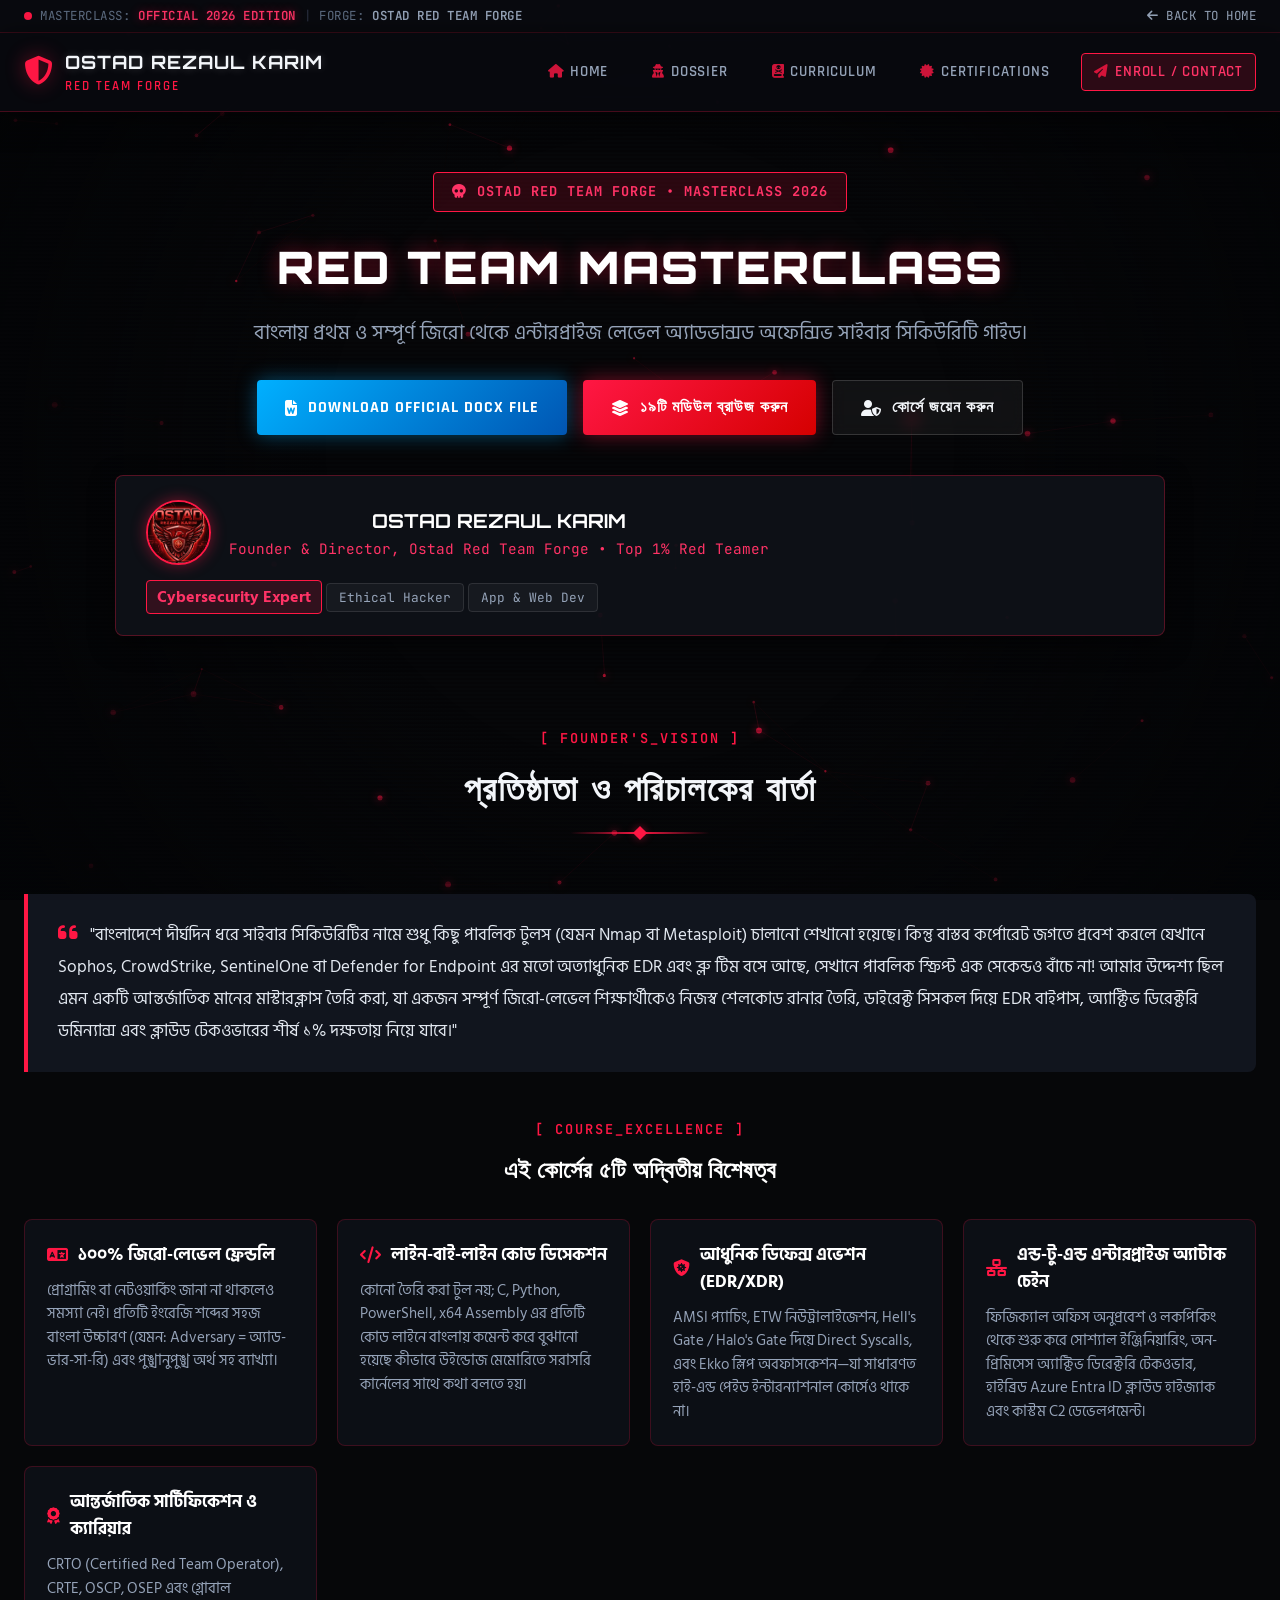
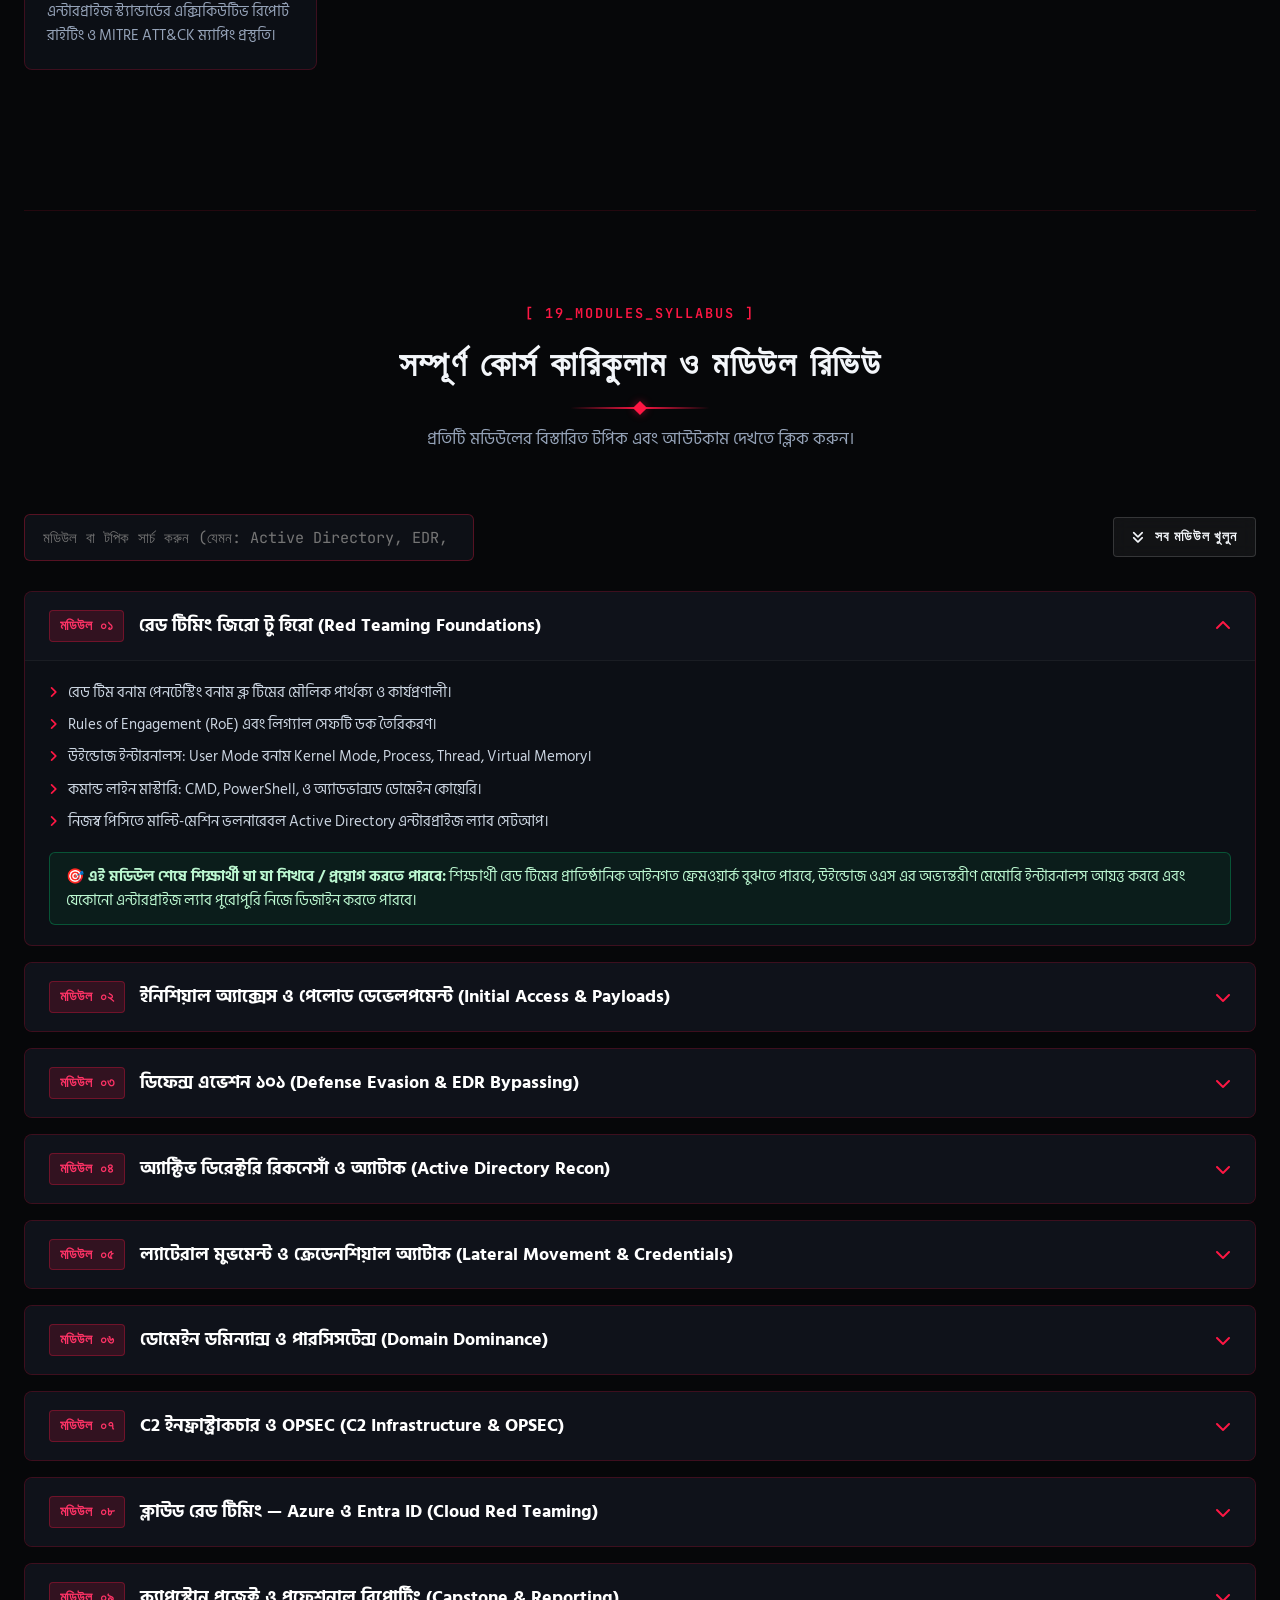
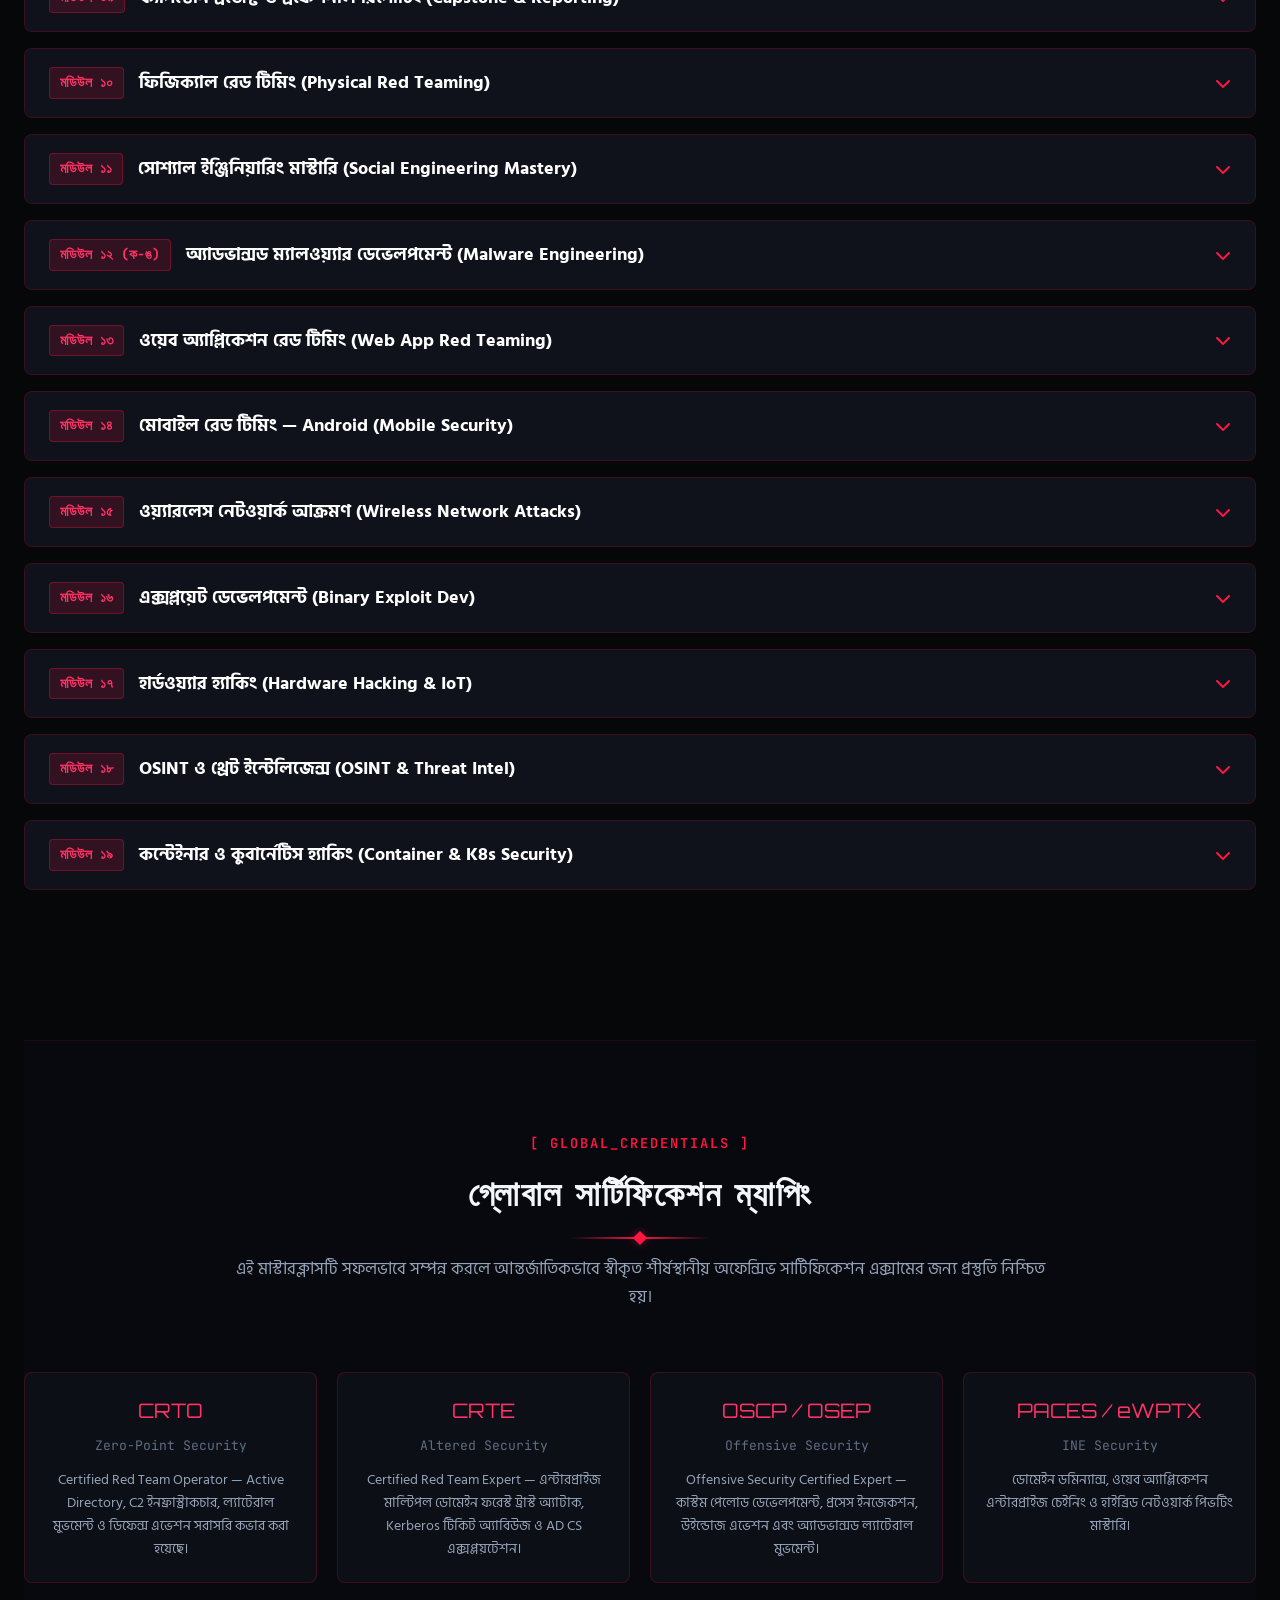
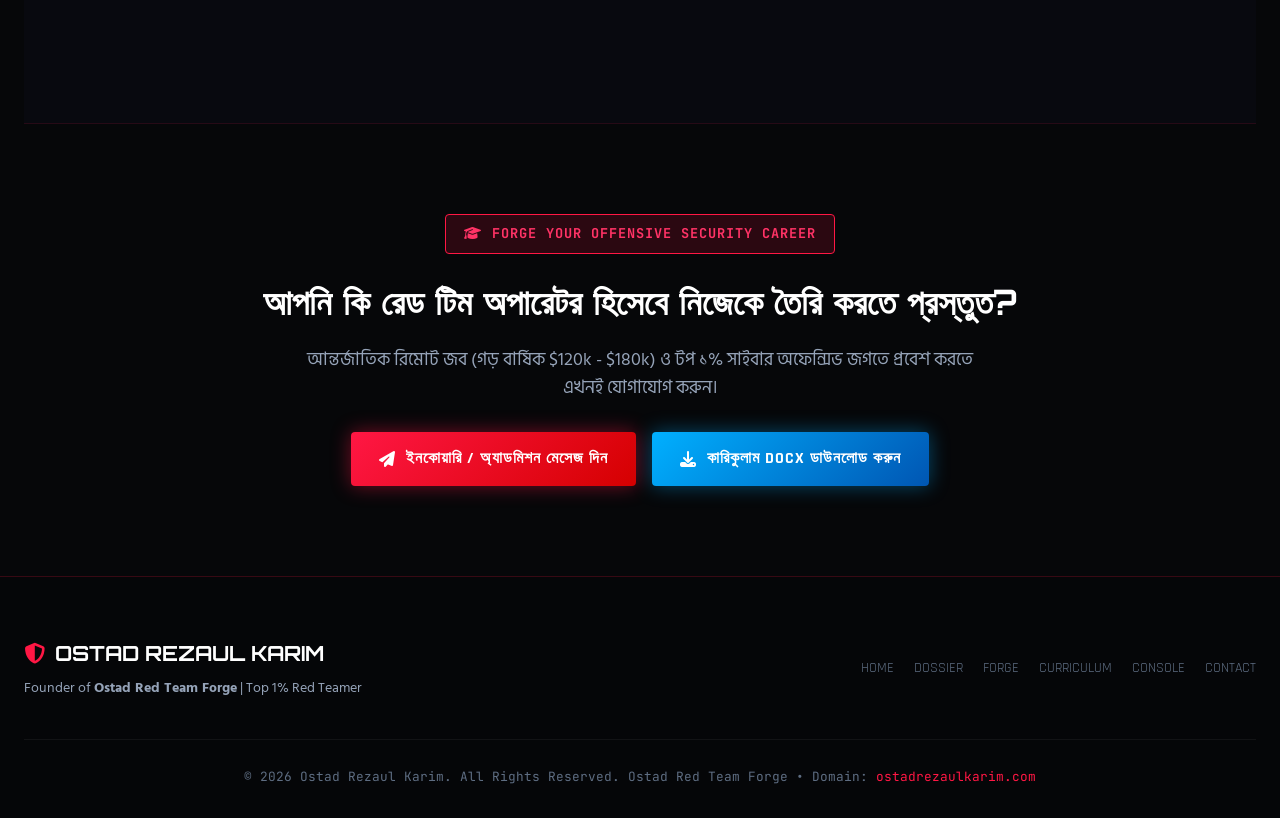
<file: curriculum.html>
<!DOCTYPE html>
<html lang="bn">
<head>
  <meta charset="UTF-8" />
  <meta name="viewport" content="width=device-width, initial-scale=1.0" />
  <title>Red Team Masterclass Curriculum | Ostad Red Team Forge</title>
  
  <meta name="title" content="Red Team Masterclass Curriculum | Ostad Red Team Forge" />
  <meta name="description" content="বাংলায় প্রথম ও সম্পূর্ণ জিরো থেকে এন্টারপ্রাইজ লেভেল অ্যাডভান্সড অফেন্সিভ সাইবার সিকিউরিটি গাইড। ১৯টি পূর্ণাঙ্গ মডিউল, EDR বাইপাস, ম্যালওয়্যার ডেভেলপমেন্ট, ও অ্যাক্টিভ ডিরেক্টরি ডমিন্যান্স।" />
  <meta name="author" content="Ostad Rezaul Karim" />

  <link rel="icon" type="image/jpeg" href="assets/ostad_badge.jpg" />

  <!-- Google Fonts -->
  <link rel="preconnect" href="https://fonts.googleapis.com" />
  <link rel="preconnect" href="https://fonts.gstatic.com" crossorigin />
  <link href="https://fonts.googleapis.com/css2?family=JetBrains+Mono:wght@400;600;700&family=Orbitron:wght@600;800;900&family=Rajdhani:wght@600;700&family=Hind+Siliguri:wght@400;500;600;700&family=Inter:wght@400;500;600;700&display=swap" rel="stylesheet" />

  <!-- Font Awesome -->
  <link rel="stylesheet" href="https://cdnjs.cloudflare.com/ajax/libs/font-awesome/6.5.1/css/all.min.css" integrity="sha512-DTOQO9RWCH3ppGqcWaEA1BIZOC6xxalwEsw9c2QQeAIftl+Vegovlnee1c9QX4TctnWMn13TZye+giMm8e2LwA==" crossorigin="anonymous" referrerpolicy="no-referrer" />

  <link rel="stylesheet" href="style.css" />
  <style>
    body {
      font-family: 'Hind Siliguri', 'Inter', sans-serif;
    }
    .curriculum-hero {
      padding: 60px 0 40px;
      text-align: center;
      position: relative;
    }
    .badge-masterclass {
      display: inline-flex;
      align-items: center;
      gap: 10px;
      background: rgba(255, 23, 68, 0.15);
      border: 1px solid var(--accent-red);
      color: #ff3366;
      font-family: var(--font-mono);
      font-size: 0.85rem;
      font-weight: 700;
      padding: 8px 18px;
      border-radius: 4px;
      margin-bottom: 20px;
      letter-spacing: 1px;
    }
    .curriculum-title {
      font-family: var(--font-cyber);
      font-size: 2.8rem;
      font-weight: 900;
      letter-spacing: 2px;
      color: #ffffff;
      margin-bottom: 12px;
      text-shadow: 0 0 20px rgba(255, 23, 68, 0.4);
    }
    .curriculum-sub {
      font-size: 1.25rem;
      color: var(--text-muted);
      max-width: 850px;
      margin: 0 auto 30px;
      line-height: 1.7;
    }
    .curriculum-actions {
      display: flex;
      justify-content: center;
      gap: 16px;
      flex-wrap: wrap;
      margin-bottom: 40px;
    }
    .btn-download {
      background: linear-gradient(135deg, #00b0ff, #0056b3);
      color: #fff;
      box-shadow: 0 0 20px rgba(0, 176, 255, 0.4);
    }
    .btn-download:hover {
      background: linear-gradient(135deg, #33c1ff, #0077ee);
      box-shadow: 0 0 25px rgba(0, 176, 255, 0.7);
      transform: translateY(-2px);
    }
    .instructor-strip {
      background: rgba(14, 17, 24, 0.95);
      border: 1px solid rgba(255, 23, 68, 0.3);
      border-radius: 8px;
      padding: 24px 30px;
      display: flex;
      align-items: center;
      justify-content: space-between;
      flex-wrap: wrap;
      gap: 20px;
      max-width: 1050px;
      margin: 0 auto 50px;
      box-shadow: 0 8px 25px rgba(0, 0, 0, 0.5);
    }
    .instructor-info {
      display: flex;
      align-items: center;
      gap: 18px;
    }
    .instructor-avatar {
      width: 65px;
      height: 65px;
      border-radius: 50%;
      border: 2px solid var(--accent-red);
      overflow: hidden;
      box-shadow: 0 0 15px var(--accent-glow);
    }
    .instructor-avatar img {
      width: 100%;
      height: 100%;
      object-fit: cover;
    }
    .instructor-text h4 {
      font-family: var(--font-cyber);
      font-size: 1.2rem;
      color: #fff;
    }
    .instructor-text p {
      color: var(--accent-bright);
      font-size: 0.9rem;
      font-family: var(--font-mono);
    }
    .founder-quote-box {
      background: rgba(20, 24, 35, 0.85);
      border-left: 4px solid var(--accent-red);
      padding: 25px 30px;
      border-radius: 0 8px 8px 0;
      margin-bottom: 45px;
      font-size: 1.05rem;
      line-height: 1.9;
      color: #e2e8f0;
    }
    .usp-grid {
      display: grid;
      grid-template-columns: repeat(auto-fit, minmax(280px, 1fr));
      gap: 20px;
      margin-bottom: 50px;
    }
    .usp-card {
      background: var(--bg-card);
      border: 1px solid var(--border-light);
      border-radius: 8px;
      padding: 22px;
      transition: var(--transition-normal);
    }
    .usp-card:hover {
      border-color: var(--accent-red);
      box-shadow: 0 0 20px rgba(255, 23, 68, 0.2);
      transform: translateY(-2px);
    }
    .usp-title {
      font-size: 1.05rem;
      font-weight: 700;
      color: #fff;
      margin-bottom: 10px;
      display: flex;
      align-items: center;
      gap: 10px;
    }
    .usp-title i {
      color: var(--accent-red);
    }
    .filter-bar {
      display: flex;
      align-items: center;
      justify-content: space-between;
      gap: 15px;
      margin-bottom: 30px;
      flex-wrap: wrap;
    }
    .search-input {
      background: rgba(14, 17, 24, 0.95);
      border: 1px solid rgba(255, 23, 68, 0.3);
      color: #fff;
      padding: 12px 18px;
      border-radius: 6px;
      font-family: var(--font-mono);
      font-size: 0.95rem;
      flex-grow: 1;
      max-width: 450px;
      outline: none;
    }
    .search-input:focus {
      border-color: var(--accent-red);
      box-shadow: 0 0 12px rgba(255, 23, 68, 0.3);
    }
    .modules-accordion {
      display: flex;
      flex-direction: column;
      gap: 16px;
      margin-bottom: 60px;
    }
    .module-item {
      background: var(--bg-card);
      border: 1px solid var(--border-light);
      border-radius: 8px;
      overflow: hidden;
      transition: var(--transition-normal);
    }
    .module-item:hover {
      border-color: var(--border-active);
    }
    .module-header {
      padding: 18px 24px;
      cursor: pointer;
      display: flex;
      justify-content: space-between;
      align-items: center;
      gap: 15px;
      user-select: none;
      background: rgba(18, 21, 30, 0.6);
    }
    .module-header:hover {
      background: rgba(255, 23, 68, 0.08);
    }
    .module-num {
      font-family: var(--font-mono);
      font-size: 0.85rem;
      font-weight: 700;
      color: var(--accent-bright);
      background: rgba(255, 23, 68, 0.15);
      border: 1px solid rgba(255, 23, 68, 0.3);
      padding: 4px 10px;
      border-radius: 4px;
      white-space: nowrap;
    }
    .module-title-text {
      font-size: 1.15rem;
      font-weight: 700;
      color: #fff;
      flex-grow: 1;
    }
    .module-toggle-icon {
      color: var(--accent-red);
      transition: transform 0.3s ease;
      font-size: 1rem;
    }
    .module-item.open .module-toggle-icon {
      transform: rotate(180deg);
    }
    .module-content {
      padding: 0 24px;
      max-height: 0;
      overflow: hidden;
      transition: max-height 0.4s ease, padding 0.4s ease;
    }
    .module-item.open .module-content {
      padding: 20px 24px;
      max-height: 800px;
      border-top: 1px solid rgba(255, 255, 255, 0.06);
    }
    .module-bullets {
      list-style: none;
      margin-bottom: 18px;
      display: flex;
      flex-direction: column;
      gap: 8px;
    }
    .module-bullets li {
      font-size: 0.95rem;
      color: #cbd5e1;
      display: flex;
      align-items: flex-start;
      gap: 10px;
      line-height: 1.6;
    }
    .module-bullets i {
      color: var(--accent-red);
      font-size: 0.85rem;
      margin-top: 5px;
    }
    .module-outcome {
      background: rgba(0, 255, 136, 0.06);
      border: 1px solid rgba(0, 255, 136, 0.25);
      border-radius: 6px;
      padding: 12px 16px;
      font-size: 0.92rem;
      color: #bbf7d0;
      line-height: 1.6;
    }
    .certs-grid {
      display: grid;
      grid-template-columns: repeat(auto-fit, minmax(240px, 1fr));
      gap: 20px;
      margin-bottom: 50px;
    }
    .cert-box {
      background: var(--bg-card);
      border: 1px solid var(--border-light);
      border-radius: 8px;
      padding: 22px;
      text-align: center;
    }
    .cert-badge-name {
      font-family: var(--font-cyber);
      font-size: 1.25rem;
      color: #ff3366;
      margin-bottom: 8px;
    }
    .cert-org {
      font-family: var(--font-mono);
      font-size: 0.82rem;
      color: var(--text-dim);
      margin-bottom: 12px;
    }
    .cert-desc {
      font-size: 0.9rem;
      color: var(--text-muted);
      line-height: 1.6;
    }
    @media (max-width: 768px) {
      .curriculum-title {
        font-size: 1.9rem;
      }
      .instructor-strip {
        flex-direction: column;
        align-items: flex-start;
      }
    }
  </style>
</head>
<body class="cyber-theme">
  <canvas id="cyber-canvas"></canvas>
  <div class="scanlines"></div>
  <div class="vignette"></div>

  <!-- Top Announcement Bar -->
  <div class="top-status-bar">
    <div class="status-left">
      <span class="live-dot pulse-red"></span>
      <span class="status-label">MASTERCLASS:</span>
      <span class="status-val glow-red">OFFICIAL 2026 EDITION</span>
      <span class="separator">|</span>
      <span class="status-label">FORGE:</span>
      <span class="status-val">OSTAD RED TEAM FORGE</span>
    </div>
    <div class="status-right">
      <a href="index.html" style="color:var(--text-muted); text-decoration:none;"><i class="fa-solid fa-arrow-left"></i> BACK TO HOME</a>
    </div>
  </div>

  <!-- Navigation Bar -->
  <header class="navbar">
    <div class="nav-container">
      <a href="index.html" class="brand-logo">
        <span class="brand-icon"><i class="fa-solid fa-shield-halved"></i></span>
        <div class="brand-text">
          <span class="primary-brand">OSTAD REZAUL KARIM</span>
          <span class="sub-brand">RED TEAM FORGE</span>
        </div>
      </a>

      <nav class="nav-menu">
        <a href="index.html#hero" class="nav-link"><i class="fa-solid fa-house"></i> Home</a>
        <a href="index.html#about" class="nav-link"><i class="fa-solid fa-user-secret"></i> Dossier</a>
        <a href="#curriculum" class="nav-link active"><i class="fa-solid fa-book-skull"></i> Curriculum</a>
        <a href="#certifications" class="nav-link"><i class="fa-solid fa-certificate"></i> Certifications</a>
        <a href="index.html#contact" class="nav-link nav-cta"><i class="fa-solid fa-paper-plane"></i> Enroll / Contact</a>
      </nav>
    </div>
  </header>

  <main>
    <!-- HERO SECTION -->
    <section class="curriculum-hero">
      <div class="badge-masterclass">
        <i class="fa-solid fa-skull"></i> OSTAD RED TEAM FORGE &bull; MASTERCLASS 2026
      </div>

      <h1 class="curriculum-title">RED TEAM MASTERCLASS</h1>
      <p class="curriculum-sub">
        বাংলায় প্রথম ও সম্পূর্ণ জিরো থেকে এন্টারপ্রাইজ লেভেল অ্যাডভান্সড অফেন্সিভ সাইবার সিকিউরিটি গাইড।
      </p>

      <!-- Action Buttons -->
      <div class="curriculum-actions">
        <a href="assets/Ostad_Red_Team_Forge_Masterclass_Curriculum.docx" download class="btn btn-download">
          <i class="fa-solid fa-file-word"></i> DOWNLOAD OFFICIAL DOCX FILE
        </a>
        <a href="#curriculum" class="btn btn-primary">
          <i class="fa-solid fa-layer-group"></i> ১৯টি মডিউল ব্রাউজ করুন
        </a>
        <a href="index.html#contact" class="btn btn-secondary">
          <i class="fa-solid fa-user-shield"></i> কোর্সে জয়েন করুন
        </a>
      </div>

      <!-- Instructor Strip -->
      <div class="instructor-strip">
        <div class="instructor-info">
          <div class="instructor-avatar">
            <img src="assets/ostad_badge.jpg" alt="Ostad Rezaul Karim" />
          </div>
          <div class="instructor-text">
            <h4>OSTAD REZAUL KARIM</h4>
            <p>Founder & Director, Ostad Red Team Forge &bull; Top 1% Red Teamer</p>
          </div>
        </div>
        <div class="instructor-badges">
          <span class="pill-red">Cybersecurity Expert</span>
          <span class="pill">Ethical Hacker</span>
          <span class="pill">App & Web Dev</span>
        </div>
      </div>
    </section>

    <!-- FOUNDER'S VISION -->
    <section class="section-container" style="padding-top: 0;">
      <div class="section-header">
        <span class="section-tag">[ FOUNDER'S_VISION ]</span>
        <h2 class="section-title">প্রতিষ্ঠাতা ও পরিচালকের বার্তা</h2>
        <div class="section-divider"><span class="divider-diamond"></span></div>
      </div>

      <div class="founder-quote-box">
        <i class="fa-solid fa-quote-left text-crimson" style="font-size: 1.4rem; margin-right: 8px;"></i>
        "বাংলাদেশে দীর্ঘদিন ধরে সাইবার সিকিউরিটির নামে শুধু কিছু পাবলিক টুলস (যেমন Nmap বা Metasploit) চালানো শেখানো হয়েছে। কিন্তু বাস্তব কর্পোরেট জগতে প্রবেশ করলে যেখানে Sophos, CrowdStrike, SentinelOne বা Defender for Endpoint এর মতো অত্যাধুনিক EDR এবং ব্লু টিম বসে আছে, সেখানে পাবলিক স্ক্রিপ্ট এক সেকেন্ডও বাঁচে না! আমার উদ্দেশ্য ছিল এমন একটি আন্তর্জাতিক মানের মাস্টারক্লাস তৈরি করা, যা একজন সম্পূর্ণ জিরো-লেভেল শিক্ষার্থীকেও নিজস্ব শেলকোড রানার তৈরি, ডাইরেক্ট সিসকল দিয়ে EDR বাইপাস, অ্যাক্টিভ ডিরেক্টরি ডমিন্যান্স এবং ক্লাউড টেকওভারের শীর্ষ ১% দক্ষতায় নিয়ে যাবে।"
      </div>

      <!-- 5 USPs -->
      <div class="section-header" style="margin-bottom: 30px;">
        <span class="section-tag">[ COURSE_EXCELLENCE ]</span>
        <h3 style="font-family: var(--font-cyber); font-size: 1.5rem; color: #fff;">এই কোর্সের ৫টি অদ্বিতীয় বিশেষত্ব</h3>
      </div>

      <div class="usp-grid">
        <div class="usp-card">
          <div class="usp-title"><i class="fa-solid fa-language"></i> ১০০% জিরো-লেভেল ফ্রেন্ডলি</div>
          <p style="color: var(--text-muted); font-size: 0.92rem; line-height: 1.6;">
            প্রোগ্রামিং বা নেটওয়ার্কিং জানা না থাকলেও সমস্যা নেই। প্রতিটি ইংরেজি শব্দের সহজ বাংলা উচ্চারণ (যেমন: Adversary = অ্যাড-ভার-সা-রি) এবং পুঙ্খানুপুঙ্খ অর্থ সহ ব্যাখ্যা।
          </p>
        </div>

        <div class="usp-card">
          <div class="usp-title"><i class="fa-solid fa-code"></i> লাইন-বাই-লাইন কোড ডিসেকশন</div>
          <p style="color: var(--text-muted); font-size: 0.92rem; line-height: 1.6;">
            কোনো তৈরি করা টুল নয়; C, Python, PowerShell, x64 Assembly এর প্রতিটি কোড লাইনে বাংলায় কমেন্ট করে বুঝানো হয়েছে কীভাবে উইন্ডোজ মেমোরিতে সরাসরি কার্নেলের সাথে কথা বলতে হয়।
          </p>
        </div>

        <div class="usp-card">
          <div class="usp-title"><i class="fa-solid fa-shield-virus"></i> আধুনিক ডিফেন্স এভেশন (EDR/XDR)</div>
          <p style="color: var(--text-muted); font-size: 0.92rem; line-height: 1.6;">
            AMSI প্যাচিং, ETW নিউট্রালাইজেশন, Hell's Gate / Halo's Gate দিয়ে Direct Syscalls, এবং Ekko স্লিপ অবফাসকেশন—যা সাধারণত হাই-এন্ড পেইড ইন্টারন্যাশনাল কোর্সেও থাকে না।
          </p>
        </div>

        <div class="usp-card">
          <div class="usp-title"><i class="fa-solid fa-network-wired"></i> এন্ড-টু-এন্ড এন্টারপ্রাইজ অ্যাটাক চেইন</div>
          <p style="color: var(--text-muted); font-size: 0.92rem; line-height: 1.6;">
            ফিজিক্যাল অফিস অনুপ্রবেশ ও লকপিকিং থেকে শুরু করে সোশ্যাল ইঞ্জিনিয়ারিং, অন-প্রিমিসেস অ্যাক্টিভ ডিরেক্টরি টেকওভার, হাইব্রিড Azure Entra ID ক্লাউড হাইজ্যাক এবং কাস্টম C2 ডেভেলপমেন্ট।
          </p>
        </div>

        <div class="usp-card">
          <div class="usp-title"><i class="fa-solid fa-award"></i> আন্তর্জাতিক সার্টিফিকেশন ও ক্যারিয়ার</div>
          <p style="color: var(--text-muted); font-size: 0.92rem; line-height: 1.6;">
            CRTO (Certified Red Team Operator), CRTE, OSCP, OSEP এবং গ্লোবাল এন্টারপ্রাইজ স্ট্যান্ডার্ডের এক্সিকিউটিভ রিপোর্ট রাইটিং ও MITRE ATT&CK ম্যাপিং প্রস্তুতি।
          </p>
        </div>
      </div>
    </section>

    <!-- MODULES ACCORDION -->
    <section id="curriculum" class="section-container">
      <div class="section-header">
        <span class="section-tag">[ 19_MODULES_SYLLABUS ]</span>
        <h2 class="section-title">সম্পূর্ণ কোর্স কারিকুলাম ও মডিউল রিভিউ</h2>
        <div class="section-divider"><span class="divider-diamond"></span></div>
        <p class="section-subtitle">
          প্রতিটি মডিউলের বিস্তারিত টপিক এবং আউটকাম দেখতে ক্লিক করুন।
        </p>
      </div>

      <div class="filter-bar">
        <input type="text" id="module-search" class="search-input" placeholder="মডিউল বা টপিক সার্চ করুন (যেমন: Active Directory, EDR, Malware)..." />
        <button id="toggle-all-btn" class="btn btn-secondary" style="padding: 10px 18px; font-size: 0.85rem;">
          <i class="fa-solid fa-angles-down"></i> সব মডিউল খুলুন
        </button>
      </div>

      <div class="modules-accordion" id="modules-container">
        
        <!-- Module 1 -->
        <div class="module-item open">
          <div class="module-header">
            <span class="module-num">মডিউল ০১</span>
            <span class="module-title-text">রেড টিমিং জিরো টু হিরো (Red Teaming Foundations)</span>
            <i class="fa-solid fa-chevron-down module-toggle-icon"></i>
          </div>
          <div class="module-content">
            <ul class="module-bullets">
              <li><i class="fa-solid fa-angle-right"></i> রেড টিম বনাম পেনটেস্টিং বনাম ব্লু টিমের মৌলিক পার্থক্য ও কার্যপ্রণালী।</li>
              <li><i class="fa-solid fa-angle-right"></i> Rules of Engagement (RoE) এবং লিগ্যাল সেফটি ডক তৈরিকরণ।</li>
              <li><i class="fa-solid fa-angle-right"></i> উইন্ডোজ ইন্টারনালস: User Mode বনাম Kernel Mode, Process, Thread, Virtual Memory।</li>
              <li><i class="fa-solid fa-angle-right"></i> কমান্ড লাইন মাস্টারি: CMD, PowerShell, ও অ্যাডভান্সড ডোমেইন কোয়েরি।</li>
              <li><i class="fa-solid fa-angle-right"></i> নিজস্ব পিসিতে মাল্টি-মেশিন ভলনারেবল Active Directory এন্টারপ্রাইজ ল্যাব সেটআপ।</li>
            </ul>
            <div class="module-outcome">
              <strong>🎯 এই মডিউল শেষে শিক্ষার্থী যা যা শিখবে / প্রয়োগ করতে পারবে:</strong> শিক্ষার্থী রেড টিমের প্রাতিষ্ঠানিক আইনগত ফ্রেমওয়ার্ক বুঝতে পারবে, উইন্ডোজ ওএস এর অভ্যন্তরীণ মেমোরি ইন্টারনালস আয়ত্ত করবে এবং যেকোনো এন্টারপ্রাইজ ল্যাব পুরোপুরি নিজে ডিজাইন করতে পারবে।
            </div>
          </div>
        </div>

        <!-- Module 2 -->
        <div class="module-item">
          <div class="module-header">
            <span class="module-num">মডিউল ০২</span>
            <span class="module-title-text">ইনিশিয়াল অ্যাক্সেস ও পেলোড ডেভেলপমেন্ট (Initial Access & Payloads)</span>
            <i class="fa-solid fa-chevron-down module-toggle-icon"></i>
          </div>
          <div class="module-content">
            <ul class="module-bullets">
              <li><i class="fa-solid fa-angle-right"></i> PE ফাইল ফরম্যাট (MZ Header, Section Headers: .text, .data, .rdata, Import Table)।</li>
              <li><i class="fa-solid fa-angle-right"></i> প্রসেস মেমোরি আর্কিটেকচার: Stack বনাম Heap এর কার্যপদ্ধতি।</li>
              <li><i class="fa-solid fa-angle-right"></i> Shellcode কী? কীভাবে মেশিন কোড কোনো ওএস ছাড়া সরাসরি এক্সিকিউট হয়।</li>
              <li><i class="fa-solid fa-angle-right"></i> উইন্ডোজ Win32 API হ্যান্ডলিং: VirtualAlloc, VirtualProtect, CreateThread, RtlMoveMemory।</li>
              <li><i class="fa-solid fa-angle-right"></i> সি (C) ল্যাঙ্গুয়েজে নিজস্ব কাস্টম Shellcode Runner কোডিং ও জিসিসি কম্পাইলেশন।</li>
            </ul>
            <div class="module-outcome">
              <strong>🎯 এই মডিউল শেষে শিক্ষার্থী যা যা শিখবে / প্রয়োগ করতে পারবে:</strong> শিক্ষার্থী সি ল্যাঙ্গুয়েজে সম্পূর্ণ নিজস্ব স্ক্র্যাচ কোড লিখে আনডিটেক্টেড শেলকোড রানার বানাতে পারবে এবং মেমোরিতে কোড এক্সিকিউট করার গভীর কৌশল অর্জন করবে।
            </div>
          </div>
        </div>

        <!-- Module 3 -->
        <div class="module-item">
          <div class="module-header">
            <span class="module-num">মডিউল ০৩</span>
            <span class="module-title-text">ডিফেন্স এভেশন ১০১ (Defense Evasion & EDR Bypassing)</span>
            <i class="fa-solid fa-chevron-down module-toggle-icon"></i>
          </div>
          <div class="module-content">
            <ul class="module-bullets">
              <li><i class="fa-solid fa-angle-right"></i> AV/EDR মেকানিজম: Static Signature, Heuristics, Dynamic Sandbox এবং মেমোরি স্ক্যানার।</li>
              <li><i class="fa-solid fa-angle-right"></i> পেলোড এনক্রিপশন: Python দিয়ে XOR এবং ইন্ডাস্ট্রি গ্রেড AES-256 CBC এনক্রিপশন।</li>
              <li><i class="fa-solid fa-angle-right"></i> উইন্ডোজ BCrypt API ব্যবহার করে মেমোরিতে রানটাইম ডিক্রিপশন ইঞ্জিন।</li>
              <li><i class="fa-solid fa-angle-right"></i> AMSI (Antimalware Scan Interface) মেমোরি প্যাচিং (AmsiScanBuffer হুকিং)।</li>
              <li><i class="fa-solid fa-angle-right"></i> ETW (Event Tracing for Windows) নিউট্রালাইজেশন এবং Ekko স্লিপ অবফাসকেশন।</li>
            </ul>
            <div class="module-outcome">
              <strong>🎯 এই মডিউল শেষে শিক্ষার্থী যা যা শিখবে / প্রয়োগ করতে পারবে:</strong> ডিফেন্ডার বা যেকোনো আধুনিক অ্যান্টিভাইরাসের চোখ ফাঁকি দিয়ে এনক্রিপ্টেড পেলোড রানটাইমে ডিক্রিপ্ট করা এবং AMSI/ETW অন্ধ করে ক্ষতিকর স্ক্রিপ্ট চালানোর পূর্ণ দক্ষতা অর্জিত হবে।
            </div>
          </div>
        </div>

        <!-- Module 4 -->
        <div class="module-item">
          <div class="module-header">
            <span class="module-num">মডিউল ০৪</span>
            <span class="module-title-text">অ্যাক্টিভ ডিরেক্টরি রিকনেসাঁ ও অ্যাটাক (Active Directory Recon)</span>
            <i class="fa-solid fa-chevron-down module-toggle-icon"></i>
          </div>
          <div class="module-content">
            <ul class="module-bullets">
              <li><i class="fa-solid fa-angle-right"></i> এন্টারপ্রাইজ AD আর্কিটেকচার: Domain, Forest, Tree, OU, Trust, ও GPO মেকানিক্স।</li>
              <li><i class="fa-solid fa-angle-right"></i> Kerberos অথেনটিকেশন ফ্লো: KDC, AS-REQ, TGT, TGS-REQ, ও Service Principal Name (SPN)।</li>
              <li><i class="fa-solid fa-angle-right"></i> রক্তচক্ষু BloodHound ও SharpHound সেটআপ এবং গ্রাফ থিওরি দিয়ে শর্টেস্ট পাথ অ্যানালাইসিস।</li>
              <li><i class="fa-solid fa-angle-right"></i> Kerberoasting অ্যাটাক (PowerView, Rubeus, Impacket) ও সার্ভিস অ্যাকাউন্ট হ্যাশ চুরি।</li>
              <li><i class="fa-solid fa-angle-right"></i> AS-REP Roasting (প্রি-অথেনটিকেশন অফ অ্যাকাউন্ট) ও Hashcat GPU ক্র্যাকিং (-m 13100, -m 18200)।</li>
            </ul>
            <div class="module-outcome">
              <strong>🎯 এই মডিউল শেষে শিক্ষার্থী যা যা শিখবে / প্রয়োগ করতে পারবে:</strong> যেকোনো কর্পোরেট উইন্ডোজ নেটওয়ার্কে ঢুকে কোনো অ্যালার্ট না তুলে সম্পূর্ণ ডোমেইন ম্যাপ করা এবং কারবারোস টিকিট চুরি করে অ্যাডমিন পাসওয়ার্ড বের করার ক্ষমতা অর্জন করবে।
            </div>
          </div>
        </div>

        <!-- Module 5 -->
        <div class="module-item">
          <div class="module-header">
            <span class="module-num">মডিউল ০৫</span>
            <span class="module-title-text">ল্যাটেরাল মুভমেন্ট ও ক্রেডেনশিয়াল অ্যাটাক (Lateral Movement & Credentials)</span>
            <i class="fa-solid fa-chevron-down module-toggle-icon"></i>
          </div>
          <div class="module-content">
            <ul class="module-bullets">
              <li><i class="fa-solid fa-angle-right"></i> উইন্ডোজে পাসওয়ার্ড সংরক্ষণের জায়গা: LSASS, SAM ডেটাবেস, NTDS.dit।</li>
              <li><i class="fa-solid fa-angle-right"></i> Mimikatz ইন-ডেপথ: privilege::debug, sekurlsa::logonpasswords, lsadump::dcsync।</li>
              <li><i class="fa-solid fa-angle-right"></i> AV বাইপাস করে অফলাইন LSASS ডাম্প (comsvcs.dll + pypykatz অফলাইন পার্সিং)।</li>
              <li><i class="fa-solid fa-angle-right"></i> Pass-the-Hash (PtH), Overpass-the-Hash, এবং Pass-the-Ticket (PtT)।</li>
              <li><i class="fa-solid fa-angle-right"></i> রিমোট এক্সিকিউশন: WMI, Evil-WinRM, DCOM ও টোকেন ইমপারসোনেশন (PrintSpoofer)।</li>
            </ul>
            <div class="module-outcome">
              <strong>🎯 এই মডিউল শেষে শিক্ষার্থী যা যা শিখবে / প্রয়োগ করতে পারবে:</strong> একটি মাত্র মেশিনে লোকাল অ্যাক্সেস পাওয়ার পর পাসওয়ার্ড না জেনেই হ্যাশ ব্যবহার করে পুরো নেটওয়ার্কের প্রতিটি সার্ভার ও ওয়ার্কস্টেশনে ছড়িয়ে পড়ার সক্ষমতা।
            </div>
          </div>
        </div>

        <!-- Module 6 -->
        <div class="module-item">
          <div class="module-header">
            <span class="module-num">মডিউল ০৬</span>
            <span class="module-title-text">ডোমেইন ডমিন্যান্স ও পারসিসটেন্স (Domain Dominance)</span>
            <i class="fa-solid fa-chevron-down module-toggle-icon"></i>
          </div>
          <div class="module-content">
            <ul class="module-bullets">
              <li><i class="fa-solid fa-angle-right"></i> DCSync অ্যাটাক: ডোমেইন কন্ট্রোলার না হয়েও পুরো ডোমেইনের সিক্রেট ডেটাবেস রেপ্লিকেট করা।</li>
              <li><i class="fa-solid fa-angle-right"></i> `krbtgt` অ্যাকাউন্ট অ্যাকাউন্ট সিক্রেট এবং গোল্ডেন টিকিট (Golden Ticket - ১০ বছরের আনলিমিটেড অ্যাক্সেস)।</li>
              <li><i class="fa-solid fa-angle-right"></i> সিলভার টিকিট (Silver Ticket) এবং ডায়মন্ড টিকিট (Diamond Ticket) তৈরি।</li>
              <li><i class="fa-solid fa-angle-right"></i> Active Directory Certificate Services (AD CS) মিসকনফিগারেশন এক্সপ্লয়টেশন (ESC1, ESC8)।</li>
              <li><i class="fa-solid fa-angle-right"></i> AdminSDHolder পারসিসটেন্স ব্যাকডোর এবং ম্যালিশিয়াস GPO পুশ।</li>
            </ul>
            <div class="module-outcome">
              <strong>🎯 এই মডিউল শেষে শিক্ষার্থী যা যা শিখবে / প্রয়োগ করতে পারবে:</strong> সম্পূর্ণ উইন্ডোজ ডোমেইন টেকওভার করে এমন ব্যাকডোর স্থাপন যা সিস্টেম অ্যাডমিন পাসওয়ার্ড পরিবর্তন করলেও কখনোই ধ্বংস করা যায় না।
            </div>
          </div>
        </div>

        <!-- Module 7 -->
        <div class="module-item">
          <div class="module-header">
            <span class="module-num">মডিউল ০৭</span>
            <span class="module-title-text">C2 ইনফ্রাস্ট্রাকচার ও OPSEC (C2 Infrastructure & OPSEC)</span>
            <i class="fa-solid fa-chevron-down module-toggle-icon"></i>
          </div>
          <div class="module-content">
            <ul class="module-bullets">
              <li><i class="fa-solid fa-angle-right"></i> কমান্ড অ্যান্ড কন্ট্রোল (C2) আর্কিটেকচার ও টপোলজি ডিজাইন।</li>
              <li><i class="fa-solid fa-angle-right"></i> Havoc C2 আধুনিক ফ্রেমওয়ার্ক সম্পূর্ণ সেটআপ ও কাস্টমাইজেশন।</li>
              <li><i class="fa-solid fa-angle-right"></i> Malleable HTTP/HTTPS প্রোফাইল: ট্রাফিককে মাইক্রোসফট উইন্ডোজ আপডেটের ছদ্মবেশ দেওয়া।</li>
              <li><i class="fa-solid fa-angle-right"></i> Nginx রিডাইরেক্টর, SSL সার্টিফিকেশন এবং Cloudflare Workers প্রক্সি দিয়ে আসল সার্ভার লুকানো।</li>
              <li><i class="fa-solid fa-angle-right"></i> ৩০+ পয়েন্টের আলটিমেট রেড টিম OPSEC চেকলিস্ট ও LOLBins ব্যবহার।</li>
            </ul>
            <div class="module-outcome">
              <strong>🎯 এই মডিউল শেষে শিক্ষার্থী যা যা শিখবে / প্রয়োগ করতে পারবে:</strong> একটি আন্তর্জাতিক মানের বুলেটপ্রুফ C2 নেটওয়ার্ক তৈরি করতে পারবে যা ব্লু টিমের ফায়ারওয়াল বা থ্রেট হান্টাররা ট্রেস করতে ব্যর্থ হবে।
            </div>
          </div>
        </div>

        <!-- Module 8 -->
        <div class="module-item">
          <div class="module-header">
            <span class="module-num">মডিউল ০৮</span>
            <span class="module-title-text">ক্লাউড রেড টিমিং — Azure ও Entra ID (Cloud Red Teaming)</span>
            <i class="fa-solid fa-chevron-down module-toggle-icon"></i>
          </div>
          <div class="module-content">
            <ul class="module-bullets">
              <li><i class="fa-solid fa-angle-right"></i> আধুনিক হাইব্রিড এনভায়রনমেন্ট ও Microsoft Entra ID (পূর্বের Azure AD) আর্কিটেকচার।</li>
              <li><i class="fa-solid fa-angle-right"></i> আনঅথেনটিকেটেড টেন্যান্ট ও ইউজার এনিউমারেশন (OpenID, GetUserRealm)।</li>
              <li><i class="fa-solid fa-angle-right"></i> Azure AD Connect অ্যাটাক: অন-প্রিমিসেস থেকে ক্লাউড গ্লোবাল অ্যাডমিন পাসওয়ার্ড সিনক্রোনাইজেশন চুরি।</li>
              <li><i class="fa-solid fa-angle-right"></i> Seamless SSO ব্যাকডোর (`AZUREADSSOACC$` হ্যাশ দিয়ে গোল্ডেন ক্লাউড SAML টোকেন তৈরি)।</li>
              <li><i class="fa-solid fa-angle-right"></i> Microsoft Graph API অ্যাবিউজ, Service Principal এস্কেলেশন, এবং কন্ডিশনাল অ্যাক্সেস (CAP) বাইপাস।</li>
            </ul>
            <div class="module-outcome">
              <strong>🎯 এই মডিউল শেষে শিক্ষার্থী যা যা শিখবে / প্রয়োগ করতে পারবে:</strong> অন-প্রিমিসেস উইন্ডোজ সার্ভার থেকে সরাসরি মাইক্রোসফট ক্লাউড অ্যাজিউর গ্লোবাল অ্যাডমিন অধিকার নিয়ে সমস্ত ক্লাউড ডেটা ও কি-ভল্ট এক্সট্র্যাক্ট করতে পারবে।
            </div>
          </div>
        </div>

        <!-- Module 9 -->
        <div class="module-item">
          <div class="module-header">
            <span class="module-num">মডিউল ০৯</span>
            <span class="module-title-text">ক্যাপস্টোন প্রজেক্ট ও প্রফেশনাল রিপোর্টিং (Capstone & Reporting)</span>
            <i class="fa-solid fa-chevron-down module-toggle-icon"></i>
          </div>
          <div class="module-content">
            <ul class="module-bullets">
              <li><i class="fa-solid fa-angle-right"></i> পূর্ণাঙ্গ রিয়েল-লাইফ সিমুলেশন: 'Operation PHANTOM STORM' (এন্ড-টু-এন্ড অ্যাটাক চেইন)।</li>
              <li><i class="fa-solid fa-angle-right"></i> MITRE ATT&CK ম্যাপিং এবং ATT&CK Navigator JSON লেয়ার জেনারেশন।</li>
              <li><i class="fa-solid fa-angle-right"></i> আন্তর্জাতিক ফরচুন ৫০০ ক্লায়েন্ট-রেডি এক্সিকিউটিভ সামারি ও টেকনিক্যাল ফাইন্ডিংস রিপোর্ট।</li>
              <li><i class="fa-solid fa-angle-right"></i> CVSS v3.1 মেট্রিক্স ক্যালকুলেশন ও ব্লু টিমের জন্য ডিফেন্সিভ SIGMA রুলস তৈরিকরণ।</li>
              <li><i class="fa-solid fa-angle-right"></i> CRTO/CRTE সার্টিফিকেশন প্রিপারেশন গাইড এবং হাই-স্যালারি রিমোট ক্যারিয়ার রোডম্যাপ।</li>
            </ul>
            <div class="module-outcome">
              <strong>🎯 এই মডিউল শেষে শিক্ষার্থী যা যা শিখবে / প্রয়োগ করতে পারবে:</strong> একজন পূর্ণাঙ্গ পেশাদার রেড টিম কনসালট্যান্ট হিসেবে ক্লায়েন্টের কাছে আন্তর্জাতিক মানের রিপোর্ট উপস্থাপন এবং সি-লেভেল অডিট পরিচালনার যোগ্যতা।
            </div>
          </div>
        </div>

        <!-- Module 10 -->
        <div class="module-item">
          <div class="module-header">
            <span class="module-num">মডিউল ১০</span>
            <span class="module-title-text">ফিজিক্যাল রেড টিমিং (Physical Red Teaming)</span>
            <i class="fa-solid fa-chevron-down module-toggle-icon"></i>
          </div>
          <div class="module-content">
            <ul class="module-bullets">
              <li><i class="fa-solid fa-angle-right"></i> ফিজিক্যাল অনুপ্রবেশের নিয়মাবলী, RoE ও 'Get Out of Jail Free' কার্ড মেথডোলজি।</li>
              <li><i class="fa-solid fa-angle-right"></i> Google Maps/Satellite, LinkedIn ও ওপেন সোর্স দিয়ে বিল্ডিংয়ের নকশা ও ক্যামেরা ম্যাপ তৈরি।</li>
              <li><i class="fa-solid fa-angle-right"></i> লকপিকিং মেকানিক্স: Pin Tumbler তালা, Tension Wrench, Single Pin Picking ও Raking।</li>
              <li><i class="fa-solid fa-angle-right"></i> বাইপাস টুলস: Shims, Under-Door Tools, Loiding (Credit Card Attack) ও Bump Keys।</li>
              <li><i class="fa-solid fa-angle-right"></i> RFID/NFC ক্লোনিং (Proxmark3 ও Flipper Zero) এবং রোগ ডিভাইস স্থাপন (LAN Turtle, Rubber Ducky)।</li>
            </ul>
            <div class="module-outcome">
              <strong>🎯 এই মডিউল শেষে শিক্ষার্থী যা যা শিখবে / প্রয়োগ করতে পারবে:</strong> শারীরিকভাবে যেকোনো সিকিউর অফিস বা ডাটা সেন্টারে তালা ও ইলেকট্রনিক ব্যাজ বাইপাস করে ঢুকে হার্ডওয়্যার ব্যাকডোর স্থাপন করার হ্যান্ডস-অন টেকনিক।
            </div>
          </div>
        </div>

        <!-- Module 11 -->
        <div class="module-item">
          <div class="module-header">
            <span class="module-num">মডিউল ১১</span>
            <span class="module-title-text">সোশ্যাল ইঞ্জিনিয়ারিং মাস্টারি (Social Engineering Mastery)</span>
            <i class="fa-solid fa-chevron-down module-toggle-icon"></i>
          </div>
          <div class="module-content">
            <ul class="module-bullets">
              <li><i class="fa-solid fa-angle-right"></i> মানুষের মনস্তাত্ত্বিক দুর্বলতা ও চালডিনির ৬টি প্রভাবের মূলনীতি (Authority, Urgency, Reciprocity)।</li>
              <li><i class="fa-solid fa-angle-right"></i> GoPhish ফ্রেমওয়ার্ক দিয়ে কর্পোরেট লেভেল ফিশিং সিমুলেশন ও SPAM ফিল্টার বাইপাস (SPF/DKIM/DMARC)।</li>
              <li><i class="fa-solid fa-angle-right"></i> টার্গেটেড স্পিয়ার ফিশিং ও এক্সিকিউটিভ হোয়েলিং (Whaling / Business Email Compromise - BEC)।</li>
              <li><i class="fa-solid fa-angle-right"></i> ভিশিং (Vishing): কলার আইডি স্পুফিং এবং ElevenLabs AI দিয়ে সিইওর ভয়েস ক্লোনিং।</li>
              <li><i class="fa-solid fa-angle-right"></i> স্মিশিং (Smishing) এবং Evilginx2 রিভার্স প্রক্সি দিয়ে টু-ফ্যাক্টর অথেনটিকেশন (2FA/MFA) সেশন কুকি চুরি।</li>
            </ul>
            <div class="module-outcome">
              <strong>🎯 এই মডিউল শেষে শিক্ষার্থী যা যা শিখবে / প্রয়োগ করতে পারবে:</strong> পেশাদার সোশ্যাল ইঞ্জিনিয়ার হিসেবে প্রতিষ্ঠানের সবচেয়ে দুর্বল লিংক অর্থাৎ 'মানুষকে' নৈতিকভাবে পরীক্ষা করে কোনো ক্রেডেনশিয়াল বা অনুমতি ছাড়াই এক্সেস নেয়ার ক্ষমতা।
            </div>
          </div>
        </div>

        <!-- Module 12 -->
        <div class="module-item">
          <div class="module-header">
            <span class="module-num">মডিউল ১২ (ক-ঙ)</span>
            <span class="module-title-text">অ্যাডভান্সড ম্যালওয়্যার ডেভেলপমেন্ট (Malware Engineering)</span>
            <i class="fa-solid fa-chevron-down module-toggle-icon"></i>
          </div>
          <div class="module-content">
            <ul class="module-bullets">
              <li><i class="fa-solid fa-angle-right"></i> <strong>১২ক:</strong> উইন্ডোজ আর্কিটেকচার রিং স্তর, PE ফাইল স্ট্রাকচার এবং আনডিটেক্টেড কি-লগার ডেভেলপমেন্ট।</li>
              <li><i class="fa-solid fa-angle-right"></i> <strong>১২খ:</strong> Process Injection, Process Hollowing (svchost.exe ফাঁকা করে পেলোড চালানো), ও Thread Hijacking।</li>
              <li><i class="fa-solid fa-angle-right"></i> <strong>১২গ:</strong> Direct Syscalls (Hell's Gate / Halo's Gate দিয়ে EDR হুকিং বাইপাস), AES রানটাইম ডিক্রিপশন ও অ্যান্টি-স্যান্ডবক্স।</li>
              <li><i class="fa-solid fa-angle-right"></i> <strong>১২ঘ:</strong> উইন্ডোজ সার্ভিস ইমপ্ল্যান্ট, DLL হাইজ্যাকিং, WMI পারসিসটেন্স এবং কার্নেল অবজেক্ট ম্যানিপুলেশন (DKOM)।</li>
              <li><i class="fa-solid fa-angle-right"></i> <strong>১২ঙ:</strong> সম্পূর্ণ নিজস্ব পাইথন ও WinHTTP কাস্টম C2 টিমসার্ভার এবং আল্ট্রা-স্টিলথি DNS ডেটা চ্যানেল কোডিং।</li>
            </ul>
            <div class="module-outcome">
              <strong>🎯 এই মডিউল শেষে শিক্ষার্থী যা যা শিখবে / প্রয়োগ করতে পারবে:</strong> কোনো পাবলিক হ্যাকিং ফ্রেমওয়ার্ক ছাড়াই নিজের হাতে সম্পূর্ণ ফাইললেস, আনডিটেক্টেড ও কার্নেল-লেভেল ম্যালওয়্যার এবং C2 ফ্রেমওয়ার্ক তৈরি করার টপ ১% সক্ষমতা।
            </div>
          </div>
        </div>

        <!-- Module 13 -->
        <div class="module-item">
          <div class="module-header">
            <span class="module-num">মডিউল ১৩</span>
            <span class="module-title-text">ওয়েব অ্যাপ্লিকেশন রেড টিমিং (Web App Red Teaming)</span>
            <i class="fa-solid fa-chevron-down module-toggle-icon"></i>
          </div>
          <div class="module-content">
            <ul class="module-bullets">
              <li><i class="fa-solid fa-angle-right"></i> OWASP Top 10 বাস্তব আক্রমণ: আধুনিক সাবডোমেইন, ডিরেক্টরি ও টেকনোলজি রিকন (ffuf, httpx, Nuclei)।</li>
              <li><i class="fa-solid fa-angle-right"></i> অ্যাডভান্সড SQLi: Union, Boolean, Time-based ও WAF বাইপাস করে ডেটাবেস থেকে OS Shell অর্জন।</li>
              <li><i class="fa-solid fa-angle-right"></i> XSS ডিপ-ডাইভ: Reflected, Stored, DOM এবং BeEF ফ্রেমওয়ার্ক দিয়ে ব্রাউজার হাইজ্যাক।</li>
              <li><i class="fa-solid fa-angle-right"></i> SSRF (Server-Side Request Forgery): AWS/GCP ক্লাউড মেটাডেটা সার্ভিস থেকে IAM ক্রেডেনশিয়াল চুরি।</li>
              <li><i class="fa-solid fa-angle-right"></i> কমান্ড ইনজেকশন, JWT অথেনটিকেশন বাইপাস, রেস্ট্রিক্টেড ফাইল আপলোড বাইপাস ও Burp Suite Pro মাস্টারি।</li>
            </ul>
            <div class="module-outcome">
              <strong>🎯 এই মডিউল শেষে শিক্ষার্থী যা যা শিখবে / প্রয়োগ করতে পারবে:</strong> ওয়েব অ্যাপ্লিকেশনের গভীর দুর্বলতা বের করে সেখান থেকে ইন্টার্নাল নেটওয়ার্ক ও ক্লাউডে পিভট করার বাস্তব হ্যাকিং মেথডোলজি।
            </div>
          </div>
        </div>

        <!-- Module 14 -->
        <div class="module-item">
          <div class="module-header">
            <span class="module-num">মডিউল ১৪</span>
            <span class="module-title-text">মোবাইল রেড টিমিং — Android (Mobile Security)</span>
            <i class="fa-solid fa-chevron-down module-toggle-icon"></i>
          </div>
          <div class="module-content">
            <ul class="module-bullets">
              <li><i class="fa-solid fa-angle-right"></i> Android আর্কিটেকচার, ART রানটাইম, এবং APK ফাইল ইন্টারনালস।</li>
              <li><i class="fa-solid fa-angle-right"></i> স্ট্যাটিক অ্যানালাইসিস: JADX ও apktool দিয়ে রিভার্স ইঞ্জিনিয়ারিং ও গোপন API কি এনিউমারেশন।</li>
              <li><i class="fa-solid fa-angle-right"></i> ডায়নামিক হুকিং: Frida ও Objection দিয়ে রানটাইম মেমোরি ইন্টারসেপশন।</li>
              <li><i class="fa-solid fa-angle-right"></i> SSL Certificate Pinning বাইপাস এবং রুট ডিটেকশন বাইপাস।</li>
              <li><i class="fa-solid fa-angle-right"></i> লোকাল ডাটাবেস (SQLite, SharedPreferences) ও ক্লিয়ারটেক্সট ট্রাফিক অ্যানালাইসিস।</li>
            </ul>
            <div class="module-outcome">
              <strong>🎯 এই মডিউল শেষে শিক্ষার্থী যা যা শিখবে / প্রয়োগ করতে পারবে:</strong> মোবাইল ব্যাংকিং ও ফিনটেক Android অ্যাপের সিকিউরিটি অডিট পরিচালনা ও সোর্স কোড রিভার্স করে গোপন দুর্বলতা উন্মোচনের দক্ষতা।
            </div>
          </div>
        </div>

        <!-- Module 15 -->
        <div class="module-item">
          <div class="module-header">
            <span class="module-num">মডিউল ১৫</span>
            <span class="module-title-text">ওয়্যারলেস নেটওয়ার্ক আক্রমণ (Wireless Network Attacks)</span>
            <i class="fa-solid fa-chevron-down module-toggle-icon"></i>
          </div>
          <div class="module-content">
            <ul class="module-bullets">
              <li><i class="fa-solid fa-angle-right"></i> রেডিও ফ্রিকোয়েন্সি ফান্ডামেন্টালস ও মনিটর মোড/প্যাকেট ইনজেকশন সাপোর্টেড হার্ডওয়্যার (Alfa AWUS036ACH)।</li>
              <li><i class="fa-solid fa-angle-right"></i> WPA2 4-Way Handshake ক্যাপচার, Deauth অ্যাটাক ও Hashcat GPU অ্যাক্সিলারেটেড রুল ক্র্যাকিং।</li>
              <li><i class="fa-solid fa-angle-right"></i> PMKID ক্লায়েন্টলেস অ্যাটাক: কোনো ইউজার কানেক্ট না থাকলেও রাউটারের পাসওয়ার্ড ক্র্যাক করা।</li>
              <li><i class="fa-solid fa-angle-right"></i> WPA2 Enterprise আক্রমণ: `hostapd-wpe` দিয়ে কর্পোরেট ডোমেইন ক্রেডেনশিয়াল চুরি।</li>
              <li><i class="fa-solid fa-angle-right"></i> Software Defined Radio (SDR) দিয়ে ৪৩৩ মেগাহার্টজ IoT ডিভাইস ও ZigBee সিগনাল রিপ্লে।</li>
            </ul>
            <div class="module-outcome">
              <strong>🎯 এই মডিউল শেষে শিক্ষার্থী যা যা শিখবে / প্রয়োগ করতে পারবে:</strong> বাতাসের রেডিও তরঙ্গের মাধ্যমে বহুদূর থেকে কর্পোরেট ওয়াইফাই নেটওয়ার্ক ও IoT স্মার্ট ডিভাইস হ্যাক করার বিশেষজ্ঞ মেথডোলজি।
            </div>
          </div>
        </div>

        <!-- Module 16 -->
        <div class="module-item">
          <div class="module-header">
            <span class="module-num">মডিউল ১৬</span>
            <span class="module-title-text">এক্সপ্লয়েট ডেভেলপমেন্ট (Binary Exploit Dev)</span>
            <i class="fa-solid fa-chevron-down module-toggle-icon"></i>
          </div>
          <div class="module-content">
            <ul class="module-bullets">
              <li><i class="fa-solid fa-angle-right"></i> x86/x64 মেমোরি লেআউট, স্ট্যাক ফ্রেম, EBP/ESP ও EIP/RIP রেজিস্টার নিয়ন্ত্রণ।</li>
              <li><i class="fa-solid fa-angle-right"></i> ক্লাসিক স্ট্যাক বাফার ওভারফ্লো (Buffer Overflow), অফসেট বের করা ও রিটার্ন অ্যাড্রেস হাইজ্যাক।</li>
              <li><i class="fa-solid fa-angle-right"></i> NOP Sled ও কাস্টম Shellcode ইনজেকশন মেথডোলজি।</li>
              <li><i class="fa-solid fa-angle-right"></i> আধুনিক মেমোরি ডিফেন্স বাইপাস: ASLR, DEP/NX, ও Stack Canaries।</li>
              <li><i class="fa-solid fa-angle-right"></i> Return-Oriented Programming (ROP): ROP Gadget চেইনিং দিয়ে মেমোরি প্রটেকশন বাইপাস করে শেল পাওয়া।</li>
            </ul>
            <div class="module-outcome">
              <strong>🎯 এই মডিউল শেষে শিক্ষার্থী যা যা শিখবে / প্রয়োগ করতে পারবে:</strong> সফটওয়্যারের জিরো-ডে ও মেমোরি করাপশন বাগ কাজে লাগিয়ে নিজস্ব এক্সপ্লয়ট কোড লিখে রিমোট কোড এক্সিকিউশন (RCE) অর্জনের ক্ষমতা।
            </div>
          </div>
        </div>

        <!-- Module 17 -->
        <div class="module-item">
          <div class="module-header">
            <span class="module-num">মডিউল ১৭</span>
            <span class="module-title-text">হার্ডওয়্যার হ্যাকিং (Hardware Hacking & IoT)</span>
            <i class="fa-solid fa-chevron-down module-toggle-icon"></i>
          </div>
          <div class="module-content">
            <ul class="module-bullets">
              <li><i class="fa-solid fa-angle-right"></i> হার্ডওয়্যার অডিট ল্যাব: Multimeter, Logic Analyzer, USB-UART, JTAG, ও CH341A প্রোগ্রামার।</li>
              <li><i class="fa-solid fa-angle-right"></i> সার্কিট বোর্ডে পিনআউট ট্রেসিং (TX, RX, GND, VCC) ও UART সিরিয়াল কনসোল দিয়ে রুট শেল বের করা।</li>
              <li><i class="fa-solid fa-angle-right"></i> JTAG ইন্টারফেস ও OpenOCD দিয়ে ডিভাইসের লাইভ মেমোরি ডিবাগিং।</li>
              <li><i class="fa-solid fa-angle-right"></i> SPI Flash চিপ থেকে সরাসরি ক্লিপ দিয়ে ফার্মওয়্যার ডাম্প (Chip-off মেথড)।</li>
              <li><i class="fa-solid fa-angle-right"></i> Binwalk দিয়ে ফার্মওয়্যার ফাইলসিস্টেম এক্সট্র্যাক্ট করে গোপন রুট পাসওয়ার্ড উদ্ধার ও Arduino BadUSB তৈরি।</li>
            </ul>
            <div class="module-outcome">
              <strong>🎯 এই মডিউল শেষে শিক্ষার্থী যা যা শিখবে / প্রয়োগ করতে পারবে:</strong> যেকোনো রাউটার, সিসিটিভি ক্যামেরা বা ইলেকট্রনিক ডিভাইস শারীরিকভাবে খুলে তার ভেতর থেকে অপারেটিং সিস্টেম চুরি ও ব্যাকডোর করার এলিট জ্ঞান।
            </div>
          </div>
        </div>

        <!-- Module 18 -->
        <div class="module-item">
          <div class="module-header">
            <span class="module-num">মডিউল ১৮</span>
            <span class="module-title-text">OSINT ও থ্রেট ইন্টেলিজেন্স (OSINT & Threat Intel)</span>
            <i class="fa-solid fa-chevron-down module-toggle-icon"></i>
          </div>
          <div class="module-content">
            <ul class="module-bullets">
              <li><i class="fa-solid fa-angle-right"></i> ওপেন সোর্স ইন্টেলিজেন্স মেথডোলজি: ব্যক্তি ও সংস্থার নিখুঁত ডিজিটাল ফুটপ্রিন্ট তৈরি।</li>
              <li><i class="fa-solid fa-angle-right"></i> পিপল রিকন: Sherlock, Maigret, ExifTool (ছবির গোপন GPS কো-অর্ডিনেট) ও রিভার্স ইমেজ অ্যানালাইসিস।</li>
              <li><i class="fa-solid fa-angle-right"></i> এন্টারপ্রাইজ ফুটপ্রিন্ট: Certificate Transparency (crt.sh), Shodan ও Censys দিয়ে উন্মুক্ত সার্ভার খোঁজা।</li>
              <li><i class="fa-solid fa-angle-right"></i> GitHub Dorking ও অটোমেটেড স্ক্রিপ্ট দিয়ে পাবলিক কোডবেস থেকে লিক হওয়া পাসওয়ার্ড উদ্ধার।</li>
              <li><i class="fa-solid fa-angle-right"></i> Maltego ভিজুয়াল লিংক অ্যানালাইসিস এবং সম্পূর্ণ অটোমেটেড পাইথন OSINT ফ্রেমওয়ার্ক ডেভেলপমেন্ট।</li>
            </ul>
            <div class="module-outcome">
              <strong>🎯 এই মডিউল শেষে শিক্ষার্থী যা যা শিখবে / প্রয়োগ করতে পারবে:</strong> কোনো সংস্থাকে স্পর্শ না করেই ইন্টারনেটের সর্বজনীন ডেটা ব্যবহার করে তাদের সম্পূর্ণ গোপন অবকাঠামোর নকশা বের করার থ্রেট ইন্টেলিজেন্স দক্ষতা।
            </div>
          </div>
        </div>

        <!-- Module 19 -->
        <div class="module-item">
          <div class="module-header">
            <span class="module-num">মডিউল ১৯</span>
            <span class="module-title-text">কন্টেইনার ও কুবার্নেটিস হ্যাকিং (Container & K8s Security)</span>
            <i class="fa-solid fa-chevron-down module-toggle-icon"></i>
          </div>
          <div class="module-content">
            <ul class="module-bullets">
              <li><i class="fa-solid fa-angle-right"></i> Docker আর্কিটেকচার, Namespaces, cgroups ও কন্টেইনার আইসোলেশন সীমাবদ্ধতা।</li>
              <li><i class="fa-solid fa-angle-right"></i> ডকার এস্কেপ: Docker Socket মাউন্ট অপব্যবহার করে সরাসরি হোস্ট ওএস-এর রুট হওয়া।</li>
              <li><i class="fa-solid fa-angle-right"></i> Privileged কন্টেইনার এস্কেপ (cgroup notify_on_release) এবং runc দুর্বলতা (CVE-2019-5736)।</li>
              <li><i class="fa-solid fa-angle-right"></i> Kubernetes ক্লাস্টার রিকন, Service Account JWT টোকেন চুরি ও ম্যালিশিয়াস Pod ক্রিয়েশন।</li>
              <li><i class="fa-solid fa-angle-right"></i> K8s `etcd` ডাটাবেস থেকে সব সিক্রেট ডাম্প এবং ভুল RBAC দিয়ে সম্পূর্ণ ক্লাস্টার টেকওভার।</li>
            </ul>
            <div class="module-outcome">
              <strong>🎯 এই মডিউল শেষে শিক্ষার্থী যা যা শিখবে / প্রয়োগ করতে পারবে:</strong> আধুনিক ডেভঅপ্স, ক্লাউড ডকার কন্টেইনার এবং কুবার্নেটিস ক্লাস্টারের সীমানা ভেঙে সম্পূর্ণ সার্ভার ইনফ্রাস্ট্রাকচারের কর্তৃত্ব নেওয়ার দক্ষতা।
            </div>
          </div>
        </div>

      </div>
    </section>

    <!-- CERTIFICATIONS MAPPING -->
    <section id="certifications" class="section-container" style="background: rgba(10, 13, 20, 0.6);">
      <div class="section-header">
        <span class="section-tag">[ GLOBAL_CREDENTIALS ]</span>
        <h2 class="section-title">গ্লোবাল সার্টিফিকেশন ম্যাপিং</h2>
        <div class="section-divider"><span class="divider-diamond"></span></div>
        <p class="section-subtitle">
          এই মাস্টারক্লাসটি সফলভাবে সম্পন্ন করলে আন্তর্জাতিকভাবে স্বীকৃত শীর্ষস্থানীয় অফেন্সিভ সার্টিফিকেশন এক্সামের জন্য প্রস্তুতি নিশ্চিত হয়।
        </p>
      </div>

      <div class="certs-grid">
        <div class="cert-box">
          <div class="cert-badge-name">CRTO</div>
          <div class="cert-org">Zero-Point Security</div>
          <p class="cert-desc">Certified Red Team Operator — Active Directory, C2 ইনফ্রাস্ট্রাকচার, ল্যাটেরাল মুভমেন্ট ও ডিফেন্স এভেশন সরাসরি কভার করা হয়েছে।</p>
        </div>

        <div class="cert-box">
          <div class="cert-badge-name">CRTE</div>
          <div class="cert-org">Altered Security</div>
          <p class="cert-desc">Certified Red Team Expert — এন্টারপ্রাইজ মাল্টিপল ডোমেইন ফরেস্ট ট্রাস্ট অ্যাটাক, Kerberos টিকিট অ্যাবিউজ ও AD CS এক্সপ্লয়টেশন।</p>
        </div>

        <div class="cert-box">
          <div class="cert-badge-name">OSCP / OSEP</div>
          <div class="cert-org">Offensive Security</div>
          <p class="cert-desc">Offensive Security Certified Expert — কাস্টম পেলোড ডেভেলপমেন্ট, প্রসেস ইনজেকশন, উইন্ডোজ এভেশন এবং অ্যাডভান্সড ল্যাটেরাল মুভমেন্ট।</p>
        </div>

        <div class="cert-box">
          <div class="cert-badge-name">PACES / eWPTX</div>
          <div class="cert-org">INE Security</div>
          <p class="cert-desc">ডোমেইন ডমিন্যান্স, ওয়েব অ্যাপ্লিকেশন এন্টারপ্রাইজ চেইনিং ও হাইব্রিড নেটওয়ার্ক পিভটিং মাস্টারি।</p>
        </div>
      </div>
    </section>

    <!-- ENROLLMENT CTA -->
    <section class="section-container" style="text-align: center; border-bottom: none;">
      <div class="badge-masterclass">
        <i class="fa-solid fa-graduation-cap"></i> FORGE YOUR OFFENSIVE SECURITY CAREER
      </div>
      <h2 style="font-family: var(--font-cyber); font-size: 2.2rem; color: #fff; margin-bottom: 16px;">
        আপনি কি রেড টিম অপারেটর হিসেবে নিজেকে তৈরি করতে প্রস্তুত?
      </h2>
      <p style="color: var(--text-muted); max-width: 700px; margin: 0 auto 30px; font-size: 1.1rem;">
        আন্তর্জাতিক রিমোট জব (গড় বার্ষিক $120k - $180k) ও টপ ১% সাইবার অফেন্সিভ জগতে প্রবেশ করতে এখনই যোগাযোগ করুন।
      </p>
      <div style="display: flex; justify-content: center; gap: 16px; flex-wrap: wrap;">
        <a href="index.html#contact" class="btn btn-primary">
          <i class="fa-solid fa-paper-plane"></i> ইনকোয়ারি / অ্যাডমিশন মেসেজ দিন
        </a>
        <a href="assets/Ostad_Red_Team_Forge_Masterclass_Curriculum.docx" download class="btn btn-download">
          <i class="fa-solid fa-download"></i> কারিকুলাম DOCX ডাউনলোড করুন
        </a>
      </div>
    </section>
  </main>

  <!-- FOOTER -->
  <footer class="footer">
    <div class="footer-top">
      <div class="footer-brand">
        <span class="footer-logo"><i class="fa-solid fa-shield-halved text-crimson"></i> OSTAD REZAUL KARIM</span>
        <p class="footer-tagline">Founder of <strong>Ostad Red Team Forge</strong> | Top 1% Red Teamer</p>
      </div>
      <div class="footer-links">
        <a href="index.html#hero">Home</a>
        <a href="index.html#about">Dossier</a>
        <a href="index.html#forge">Forge</a>
        <a href="#curriculum">Curriculum</a>
        <a href="index.html#terminal">Console</a>
        <a href="index.html#contact">Contact</a>
      </div>
    </div>
    <div class="footer-bottom">
      <p class="copyright">
        &copy; 2026 Ostad Rezaul Karim. All Rights Reserved. Ostad Red Team Forge &bull; Domain: <span class="text-crimson">ostadrezaulkarim.com</span>
      </p>
    </div>
  </footer>

  <script src="script.js"></script>
  <script>
    // Accordion Logic
    document.querySelectorAll('.module-header').forEach(header => {
      header.addEventListener('click', () => {
        const item = header.parentElement;
        item.classList.toggle('open');
      });
    });

    // Toggle All Button
    const toggleAllBtn = document.getElementById('toggle-all-btn');
    let allOpen = false;
    if (toggleAllBtn) {
      toggleAllBtn.addEventListener('click', () => {
        allOpen = !allOpen;
        document.querySelectorAll('.module-item').forEach(item => {
          if (allOpen) {
            item.classList.add('open');
          } else {
            item.classList.remove('open');
          }
        });
        toggleAllBtn.innerHTML = allOpen 
          ? '<i class="fa-solid fa-angles-up"></i> সব মডিউল বন্ধ করুন' 
          : '<i class="fa-solid fa-angles-down"></i> সব মডিউল খুলুন';
      });
    }

    // Search filter
    const searchInput = document.getElementById('module-search');
    if (searchInput) {
      searchInput.addEventListener('input', (e) => {
        const query = e.target.value.toLowerCase().trim();
        document.querySelectorAll('.module-item').forEach(item => {
          const text = item.textContent.toLowerCase();
          if (text.includes(query)) {
            item.style.display = 'block';
            if (query.length > 2) item.classList.add('open');
          } else {
            item.style.display = 'none';
          }
        });
      });
    }
  </script>
</body>
</html>
</file>
<file: style.css>
/* ==========================================================================
   OSTAD REZAUL KARIM - OFFENSIVE CYBERSECURITY & RED TEAM PORTFOLIO
   OSTAD RED TEAM FORGE // ostadrezaulkarim.com
   ========================================================================== */

:root {
  --bg-primary: #060709;
  --bg-secondary: #0d0e14;
  --bg-card: rgba(15, 17, 24, 0.85);
  --bg-card-hover: rgba(26, 28, 40, 0.95);
  --bg-terminal: #07090e;

  --accent-red: #ff1744;
  --accent-crimson: #d50000;
  --accent-bright: #ff3366;
  --accent-glow: rgba(255, 23, 68, 0.45);
  --accent-glow-subtle: rgba(255, 23, 68, 0.15);

  --text-main: #f3f6fa;
  --text-muted: #95a3b8;
  --text-dim: #5e6d82;

  --border-light: rgba(255, 23, 68, 0.2);
  --border-active: rgba(255, 23, 68, 0.65);

  --font-cyber: 'Orbitron', -apple-system, BlinkMacSystemFont, sans-serif;
  --font-sub: 'Rajdhani', sans-serif;
  --font-mono: 'JetBrains Mono', 'Courier New', monospace;
  --font-body: 'Inter', -apple-system, BlinkMacSystemFont, sans-serif;

  --transition-fast: 0.2s ease;
  --transition-normal: 0.35s cubic-bezier(0.16, 1, 0.3, 1);
}

/* Base Resets */
*, *::before, *::after {
  box-sizing: border-box;
  margin: 0;
  padding: 0;
}

html {
  scroll-behavior: smooth;
  font-size: 16px;
  background-color: var(--bg-primary);
  color: var(--text-main);
  font-family: var(--font-body);
}

body {
  overflow-x: hidden;
  line-height: 1.6;
  background-color: var(--bg-primary);
  position: relative;
  min-height: 100vh;
}

/* Background Canvas & Cyber FX */
#cyber-canvas {
  position: fixed;
  top: 0;
  left: 0;
  width: 100vw;
  height: 100vh;
  pointer-events: none;
  z-index: 0;
}

.scanlines {
  position: fixed;
  top: 0;
  left: 0;
  width: 100vw;
  height: 100vh;
  pointer-events: none;
  background: linear-gradient(
    rgba(18, 16, 16, 0) 50%, 
    rgba(0, 0, 0, 0.25) 50%
  );
  background-size: 100% 4px;
  z-index: 1;
  opacity: 0.6;
}

.vignette {
  position: fixed;
  top: 0;
  left: 0;
  width: 100vw;
  height: 100vh;
  pointer-events: none;
  background: radial-gradient(circle at center, transparent 40%, rgba(3, 4, 6, 0.85) 95%);
  z-index: 1;
}

/* Top Announcement Bar */
.top-status-bar {
  position: relative;
  z-index: 10;
  background: rgba(10, 11, 16, 0.95);
  border-bottom: 1px solid var(--border-light);
  padding: 6px 24px;
  display: flex;
  justify-content: space-between;
  align-items: center;
  font-family: var(--font-mono);
  font-size: 0.78rem;
  letter-spacing: 0.5px;
}

.status-left, .status-right {
  display: flex;
  align-items: center;
  gap: 8px;
}

.status-label {
  color: var(--text-dim);
}

.status-val {
  color: var(--text-muted);
  font-weight: 600;
}

.live-dot {
  width: 8px;
  height: 8px;
  border-radius: 50%;
  background-color: var(--accent-red);
}

.pulse-red {
  animation: pulseGlow 1.8s infinite;
}

@keyframes pulseGlow {
  0% { box-shadow: 0 0 0 0 rgba(255, 23, 68, 0.8); }
  70% { box-shadow: 0 0 0 8px rgba(255, 23, 68, 0); }
  100% { box-shadow: 0 0 0 0 rgba(255, 23, 68, 0); }
}

.glow-red {
  color: var(--accent-bright) !important;
  text-shadow: 0 0 10px var(--accent-glow);
}

.text-crimson {
  color: var(--accent-red);
}

.separator {
  color: #2b3040;
}

/* Navbar */
.navbar {
  position: sticky;
  top: 0;
  z-index: 100;
  background: rgba(8, 10, 15, 0.88);
  backdrop-filter: blur(14px);
  border-bottom: 1px solid rgba(255, 23, 68, 0.25);
  box-shadow: 0 4px 25px rgba(0, 0, 0, 0.6);
  transition: var(--transition-normal);
}

.nav-container {
  max-width: 1380px;
  margin: 0 auto;
  padding: 14px 24px;
  display: flex;
  justify-content: space-between;
  align-items: center;
}

.brand-logo {
  display: flex;
  align-items: center;
  gap: 12px;
  text-decoration: none;
  color: inherit;
}

.brand-icon {
  font-size: 1.8rem;
  color: var(--accent-red);
  filter: drop-shadow(0 0 10px var(--accent-glow));
}

.brand-text {
  display: flex;
  flex-direction: column;
}

.primary-brand {
  font-family: var(--font-cyber);
  font-size: 1.15rem;
  font-weight: 700;
  letter-spacing: 1px;
  color: var(--text-main);
  text-shadow: 0 0 8px rgba(255, 255, 255, 0.2);
}

.sub-brand {
  font-family: var(--font-sub);
  font-size: 0.82rem;
  font-weight: 600;
  color: var(--accent-red);
  letter-spacing: 2px;
}

.nav-menu {
  display: flex;
  align-items: center;
  gap: 20px;
}

.nav-link {
  font-family: var(--font-sub);
  font-size: 0.95rem;
  font-weight: 600;
  letter-spacing: 0.8px;
  text-transform: uppercase;
  color: var(--text-muted);
  text-decoration: none;
  padding: 6px 12px;
  border-radius: 4px;
  transition: var(--transition-fast);
  display: flex;
  align-items: center;
  gap: 6px;
}

.nav-link i {
  font-size: 0.85rem;
  color: var(--accent-red);
  opacity: 0.8;
}

.nav-link:hover, .nav-link.active {
  color: var(--text-main);
  background: var(--accent-glow-subtle);
  border: 1px solid var(--border-light);
  box-shadow: 0 0 12px rgba(255, 23, 68, 0.2);
}

.nav-cta {
  background: rgba(255, 23, 68, 0.15) !important;
  border: 1px solid var(--accent-red) !important;
  color: var(--accent-bright) !important;
}

.nav-cta:hover {
  background: var(--accent-red) !important;
  color: #fff !important;
}

.nav-actions {
  display: flex;
  align-items: center;
  gap: 12px;
}

.btn-icon {
  background: rgba(255, 255, 255, 0.05);
  border: 1px solid rgba(255, 255, 255, 0.1);
  color: var(--text-muted);
  width: 38px;
  height: 38px;
  border-radius: 6px;
  cursor: pointer;
  display: flex;
  align-items: center;
  justify-content: center;
  font-size: 1rem;
  transition: var(--transition-fast);
}

.btn-icon:hover {
  color: var(--accent-red);
  border-color: var(--accent-red);
  box-shadow: 0 0 10px var(--accent-glow);
}

.mobile-toggle {
  display: none;
  background: none;
  border: none;
  cursor: pointer;
  width: 32px;
  height: 24px;
  flex-direction: column;
  justify-content: space-between;
}

.mobile-toggle span {
  width: 100%;
  height: 2.5px;
  background-color: var(--text-main);
  border-radius: 2px;
  transition: var(--transition-fast);
}

/* Main Container & Sections */
main {
  position: relative;
  z-index: 5;
  max-width: 1380px;
  margin: 0 auto;
  padding: 0 24px;
}

.section-container {
  padding: 90px 0;
  border-bottom: 1px solid rgba(255, 23, 68, 0.12);
}

.section-header {
  text-align: center;
  max-width: 820px;
  margin: 0 auto 60px;
}

.section-tag {
  font-family: var(--font-mono);
  font-size: 0.85rem;
  font-weight: 600;
  color: var(--accent-red);
  letter-spacing: 2px;
  display: inline-block;
  margin-bottom: 10px;
}

.section-title {
  font-family: var(--font-cyber);
  font-size: 2.2rem;
  font-weight: 700;
  letter-spacing: 1.5px;
  color: var(--text-main);
  margin-bottom: 12px;
  text-transform: uppercase;
}

.section-divider {
  width: 140px;
  height: 2px;
  background: linear-gradient(90deg, transparent, var(--accent-red), transparent);
  margin: 16px auto;
  position: relative;
}

.divider-diamond {
  position: absolute;
  top: -4px;
  left: 50%;
  transform: translateX(-50%) rotate(45deg);
  width: 10px;
  height: 10px;
  background-color: var(--accent-red);
  box-shadow: 0 0 8px var(--accent-glow);
}

.section-subtitle {
  color: var(--text-muted);
  font-size: 1.05rem;
  line-height: 1.7;
}

/* ==========================================================================
   HERO SECTION
   ========================================================================== */
.hero-section {
  padding: 80px 0 100px;
  border-bottom: 1px solid rgba(255, 23, 68, 0.15);
}

.hero-grid {
  display: grid;
  grid-template-columns: 1.25fr 0.95fr;
  gap: 50px;
  align-items: center;
}

.cyber-badge-wrapper {
  margin-bottom: 20px;
}

.cyber-badge {
  display: inline-flex;
  align-items: center;
  gap: 8px;
  background: rgba(255, 23, 68, 0.12);
  border: 1px solid var(--accent-red);
  color: var(--accent-bright);
  font-family: var(--font-mono);
  font-size: 0.82rem;
  font-weight: 700;
  letter-spacing: 1.2px;
  padding: 7px 16px;
  border-radius: 4px;
  box-shadow: 0 0 15px rgba(255, 23, 68, 0.25);
}

.hero-name {
  font-family: var(--font-cyber);
  font-size: 3.5rem;
  font-weight: 900;
  line-height: 1.15;
  letter-spacing: 2px;
  color: #ffffff;
  margin-bottom: 12px;
}

/* Glitch Effect */
.glitch {
  position: relative;
  display: inline-block;
}

.glitch::before, .glitch::after {
  content: attr(data-text);
  position: absolute;
  top: 0;
  left: 0;
  width: 100%;
  height: 100%;
  clip: rect(0, 0, 0, 0);
}

.glitch:hover::before {
  left: 2px;
  text-shadow: -2px 0 #00f0ff;
  animation: glitch-anim-1 2s infinite linear alternate-reverse;
}

.glitch:hover::after {
  left: -2px;
  text-shadow: -2px 0 #ff1744;
  animation: glitch-anim-2 2s infinite linear alternate-reverse;
}

@keyframes glitch-anim-1 {
  0% { clip: rect(20px, 9999px, 45px, 0); }
  25% { clip: rect(60px, 9999px, 85px, 0); }
  50% { clip: rect(10px, 9999px, 30px, 0); }
  75% { clip: rect(75px, 9999px, 95px, 0); }
  100% { clip: rect(40px, 9999px, 60px, 0); }
}

@keyframes glitch-anim-2 {
  0% { clip: rect(50px, 9999px, 75px, 0); }
  25% { clip: rect(15px, 9999px, 35px, 0); }
  50% { clip: rect(80px, 9999px, 99px, 0); }
  75% { clip: rect(25px, 9999px, 50px, 0); }
  100% { clip: rect(70px, 9999px, 85px, 0); }
}

.hero-title {
  font-family: var(--font-sub);
  font-size: 1.45rem;
  font-weight: 700;
  letter-spacing: 1.5px;
  color: var(--text-muted);
  margin-bottom: 22px;
}

.typewriter-box {
  background: rgba(14, 17, 24, 0.95);
  border: 1px solid rgba(255, 23, 68, 0.3);
  padding: 12px 18px;
  border-radius: 6px;
  font-family: var(--font-mono);
  font-size: 1.05rem;
  color: var(--text-main);
  display: flex;
  align-items: center;
  gap: 10px;
  margin-bottom: 24px;
  box-shadow: inset 0 0 15px rgba(0, 0, 0, 0.6);
}

.prompt-sym {
  color: var(--accent-red);
  font-weight: 800;
}

.typewriter {
  color: #ff3366;
  font-weight: 600;
}

.cursor {
  color: var(--accent-red);
  animation: blink 0.9s infinite;
}

@keyframes blink {
  0%, 100% { opacity: 1; }
  50% { opacity: 0; }
}

.hero-desc {
  font-size: 1.1rem;
  color: var(--text-muted);
  line-height: 1.8;
  margin-bottom: 35px;
}

/* HUD Metrics */
.hud-metrics {
  display: grid;
  grid-template-columns: repeat(4, 1fr);
  gap: 15px;
  margin-bottom: 35px;
}

.metric-card {
  background: var(--bg-card);
  border: 1px solid var(--border-light);
  padding: 14px 12px;
  border-radius: 6px;
  text-align: center;
  transition: var(--transition-fast);
  backdrop-filter: blur(8px);
}

.metric-card:hover {
  border-color: var(--accent-red);
  box-shadow: 0 0 15px rgba(255, 23, 68, 0.25);
  transform: translateY(-2px);
}

.metric-val {
  display: block;
  font-family: var(--font-cyber);
  font-size: 1.55rem;
  font-weight: 700;
  color: #fff;
  text-shadow: 0 0 10px var(--accent-glow);
}

.metric-sub {
  font-family: var(--font-sub);
  font-size: 0.8rem;
  font-weight: 600;
  color: var(--text-dim);
  text-transform: uppercase;
  letter-spacing: 0.5px;
}

/* Hero CTAs */
.hero-ctas {
  display: flex;
  flex-wrap: wrap;
  gap: 16px;
}

.btn {
  font-family: var(--font-sub);
  font-size: 1rem;
  font-weight: 700;
  letter-spacing: 1px;
  text-transform: uppercase;
  text-decoration: none;
  padding: 14px 28px;
  border-radius: 4px;
  cursor: pointer;
  display: inline-flex;
  align-items: center;
  gap: 10px;
  transition: var(--transition-normal);
  border: none;
}

.btn-primary {
  background: linear-gradient(135deg, var(--accent-red), var(--accent-crimson));
  color: #ffffff;
  box-shadow: 0 0 20px var(--accent-glow);
}

.btn-primary:hover {
  background: linear-gradient(135deg, #ff3366, #ff1744);
  box-shadow: 0 0 30px rgba(255, 23, 68, 0.7);
  transform: translateY(-2px);
}

.btn-secondary {
  background: rgba(255, 255, 255, 0.05);
  color: var(--text-main);
  border: 1px solid rgba(255, 255, 255, 0.15);
  backdrop-filter: blur(8px);
}

.btn-secondary:hover {
  background: rgba(255, 23, 68, 0.15);
  border-color: var(--accent-red);
  color: var(--accent-bright);
  box-shadow: 0 0 15px rgba(255, 23, 68, 0.3);
  transform: translateY(-2px);
}

.btn-outline {
  background: transparent;
  color: var(--text-muted);
  border: 1px solid var(--border-light);
}

.btn-outline:hover {
  color: #fff;
  border-color: var(--accent-red);
  box-shadow: 0 0 12px rgba(255, 23, 68, 0.25);
  transform: translateY(-2px);
}

.btn-full {
  width: 100%;
  justify-content: center;
}

/* ==========================================================================
   HERO VISUAL - OFFICIAL BADGE WITH CYBER HUD
   ========================================================================== */
.hero-visual {
  display: flex;
  justify-content: center;
  align-items: center;
  position: relative;
}

.badge-holo-container {
  position: relative;
  width: 100%;
  max-width: 440px;
  display: flex;
  flex-direction: column;
  align-items: center;
}

.badge-card {
  position: relative;
  width: 100%;
  border-radius: 12px;
  overflow: hidden;
  background: rgba(14, 16, 22, 0.9);
  border: 2px solid var(--accent-red);
  box-shadow: 0 0 35px rgba(255, 23, 68, 0.4), inset 0 0 25px rgba(255, 23, 68, 0.15);
  transition: var(--transition-normal);
}

.badge-card:hover {
  transform: scale(1.02);
  box-shadow: 0 0 50px rgba(255, 23, 68, 0.65);
}

.badge-img {
  width: 100%;
  height: auto;
  display: block;
  object-fit: cover;
}

.badge-scanner-line {
  position: absolute;
  top: 0;
  left: 0;
  width: 100%;
  height: 4px;
  background: linear-gradient(90deg, transparent, #ff1744, #ffffff, #ff1744, transparent);
  box-shadow: 0 0 15px #ff1744;
  animation: scanlineMove 3.5s ease-in-out infinite alternate;
  pointer-events: none;
}

@keyframes scanlineMove {
  0% { top: 0%; opacity: 0.8; }
  100% { top: 98%; opacity: 0.8; }
}

/* Tactical HUD Brackets */
.hud-bracket {
  position: absolute;
  width: 24px;
  height: 24px;
  border-color: var(--accent-red);
  border-style: solid;
  pointer-events: none;
  z-index: 5;
}

.bracket-tl {
  top: -8px;
  left: -8px;
  border-width: 3px 0 0 3px;
}

.bracket-tr {
  top: -8px;
  right: -8px;
  border-width: 3px 3px 0 0;
}

.bracket-bl {
  bottom: 40px;
  left: -8px;
  border-width: 0 0 3px 3px;
}

.bracket-br {
  bottom: 40px;
  right: -8px;
  border-width: 0 3px 3px 0;
}

.badge-caption {
  margin-top: 16px;
  width: 100%;
  display: flex;
  justify-content: space-between;
  align-items: center;
  font-family: var(--font-mono);
  font-size: 0.8rem;
  color: var(--text-muted);
  padding: 6px 10px;
  background: rgba(10, 12, 18, 0.85);
  border: 1px solid var(--border-light);
  border-radius: 4px;
}

.caption-id {
  color: var(--accent-red);
  font-weight: 700;
}

/* Tactical Borders */
.tactical-border {
  position: relative;
  border: 1px solid var(--border-light);
  background: var(--bg-card);
  border-radius: 8px;
  backdrop-filter: blur(12px);
  transition: var(--transition-normal);
}

.tactical-border:hover {
  border-color: var(--border-active);
  box-shadow: 0 8px 30px rgba(0, 0, 0, 0.6), 0 0 20px rgba(255, 23, 68, 0.18);
}

/* ==========================================================================
   DOSSIER / ABOUT SECTION
   ========================================================================== */
.dossier-grid {
  display: grid;
  grid-template-columns: 1fr 1.25fr;
  gap: 35px;
}

.dossier-card {
  padding: 35px;
}

.dossier-header {
  display: flex;
  align-items: center;
  gap: 12px;
  margin-bottom: 24px;
  border-bottom: 1px solid rgba(255, 23, 68, 0.2);
  padding-bottom: 14px;
}

.dossier-header h3 {
  font-family: var(--font-cyber);
  font-size: 1.15rem;
  letter-spacing: 1px;
  color: var(--text-main);
}

.dossier-table {
  width: 100%;
  border-collapse: collapse;
  font-family: var(--font-mono);
  font-size: 0.9rem;
}

.dossier-table tr {
  border-bottom: 1px solid rgba(255, 255, 255, 0.05);
}

.dossier-table tr:last-child {
  border-bottom: none;
}

.dossier-table td {
  padding: 12px 6px;
}

.dossier-table .key {
  color: var(--text-dim);
  width: 38%;
  font-weight: 600;
}

.dossier-table .val {
  color: var(--text-main);
}

.pill-red {
  background: rgba(255, 23, 68, 0.15);
  border: 1px solid var(--accent-red);
  color: #ff3366;
  padding: 3px 10px;
  border-radius: 4px;
  font-weight: 700;
}

.status-live {
  color: #00ff88;
  font-weight: 700;
}

.cyber-quote {
  font-family: var(--font-sub);
  font-size: 1.15rem;
  font-style: italic;
  color: #e2e8f0;
  border-left: 3px solid var(--accent-red);
  padding-left: 18px;
  margin-bottom: 20px;
  line-height: 1.6;
}

.dossier-text {
  color: var(--text-muted);
  font-size: 0.98rem;
  line-height: 1.8;
  margin-bottom: 24px;
}

.spec-pills {
  display: flex;
  flex-wrap: wrap;
  gap: 8px;
}

.pill {
  background: rgba(255, 255, 255, 0.04);
  border: 1px solid rgba(255, 255, 255, 0.1);
  color: var(--text-muted);
  font-family: var(--font-mono);
  font-size: 0.8rem;
  padding: 5px 12px;
  border-radius: 4px;
  transition: var(--transition-fast);
}

.pill:hover {
  border-color: var(--accent-red);
  color: var(--accent-bright);
}

/* ==========================================================================
   FORGE GUILD SECTION
   ========================================================================== */
.forge-grid {
  display: grid;
  grid-template-columns: repeat(3, 1fr);
  gap: 30px;
}

.forge-pillar {
  background: var(--bg-card);
  border: 1px solid var(--border-light);
  border-radius: 8px;
  padding: 35px 28px;
  transition: var(--transition-normal);
  display: flex;
  flex-direction: column;
}

.forge-pillar:hover, .active-pillar {
  border-color: var(--accent-red);
  box-shadow: 0 10px 30px rgba(0, 0, 0, 0.5), 0 0 25px rgba(255, 23, 68, 0.25);
  transform: translateY(-4px);
}

.pillar-icon {
  width: 55px;
  height: 55px;
  background: rgba(255, 23, 68, 0.12);
  border: 1px solid var(--accent-red);
  border-radius: 8px;
  display: flex;
  align-items: center;
  justify-content: center;
  font-size: 1.5rem;
  color: var(--accent-red);
  margin-bottom: 20px;
}

.forge-pillar h3 {
  font-family: var(--font-cyber);
  font-size: 1.15rem;
  color: #fff;
  margin-bottom: 14px;
}

.forge-pillar p {
  color: var(--text-muted);
  font-size: 0.95rem;
  line-height: 1.7;
  margin-bottom: 20px;
  flex-grow: 1;
}

.pillar-list {
  list-style: none;
  font-family: var(--font-mono);
  font-size: 0.85rem;
  color: var(--text-dim);
  display: flex;
  flex-direction: column;
  gap: 10px;
  border-top: 1px solid rgba(255, 255, 255, 0.05);
  padding-top: 16px;
}

.pillar-list li {
  display: flex;
  align-items: center;
  gap: 8px;
}

.pillar-list i {
  color: var(--accent-red);
  font-size: 0.75rem;
}

/* ==========================================================================
   CAPABILITIES / SKILL MATRIX
   ========================================================================== */
.skills-grid {
  display: grid;
  grid-template-columns: repeat(2, 1fr);
  gap: 25px;
}

.skill-card {
  background: var(--bg-card);
  border: 1px solid var(--border-light);
  border-radius: 8px;
  padding: 24px;
  transition: var(--transition-normal);
}

.skill-card:hover {
  border-color: var(--accent-red);
  transform: translateY(-2px);
  box-shadow: 0 0 20px rgba(255, 23, 68, 0.15);
}

.skill-card-top {
  display: flex;
  align-items: center;
  gap: 16px;
  margin-bottom: 14px;
}

.skill-icon {
  width: 44px;
  height: 44px;
  background: rgba(255, 23, 68, 0.1);
  border: 1px solid rgba(255, 23, 68, 0.3);
  border-radius: 6px;
  display: flex;
  align-items: center;
  justify-content: center;
  font-size: 1.2rem;
  color: var(--accent-red);
}

.skill-meta h4 {
  font-family: var(--font-sub);
  font-size: 1.15rem;
  font-weight: 700;
  color: #fff;
}

.skill-level {
  font-family: var(--font-mono);
  font-size: 0.75rem;
  color: var(--accent-bright);
  letter-spacing: 0.5px;
}

.progress-bar-bg {
  width: 100%;
  height: 6px;
  background: rgba(255, 255, 255, 0.06);
  border-radius: 3px;
  overflow: hidden;
  margin-bottom: 14px;
}

.progress-bar-fill {
  height: 100%;
  background: linear-gradient(90deg, var(--accent-crimson), var(--accent-bright));
  box-shadow: 0 0 10px var(--accent-red);
  border-radius: 3px;
}

.skill-desc {
  color: var(--text-muted);
  font-size: 0.92rem;
  line-height: 1.6;
}

/* ==========================================================================
   INTERACTIVE CYBER TERMINAL
   ========================================================================== */
.terminal-wrapper {
  background: var(--bg-terminal);
  border-radius: 8px;
  overflow: hidden;
  box-shadow: 0 15px 40px rgba(0, 0, 0, 0.8), 0 0 25px rgba(255, 23, 68, 0.2);
}

.terminal-header {
  background: #0d1017;
  padding: 12px 18px;
  display: flex;
  justify-content: space-between;
  align-items: center;
  border-bottom: 1px solid rgba(255, 23, 68, 0.25);
}

.terminal-dots {
  display: flex;
  gap: 8px;
}

.dot {
  width: 12px;
  height: 12px;
  border-radius: 50%;
}

.dot-red { background: #ff5f56; }
.dot-yellow { background: #ffbd2e; }
.dot-green { background: #27c93f; }

.terminal-title {
  font-family: var(--font-mono);
  font-size: 0.85rem;
  color: var(--text-muted);
  display: flex;
  align-items: center;
  gap: 8px;
}

.term-btn {
  background: transparent;
  border: 1px solid rgba(255, 255, 255, 0.15);
  color: var(--text-dim);
  font-family: var(--font-mono);
  font-size: 0.75rem;
  padding: 3px 10px;
  border-radius: 4px;
  cursor: pointer;
  transition: var(--transition-fast);
}

.term-btn:hover {
  color: var(--accent-red);
  border-color: var(--accent-red);
}

.terminal-body {
  padding: 20px;
  font-family: var(--font-mono);
  font-size: 0.9rem;
  min-height: 320px;
  max-height: 480px;
  overflow-y: auto;
  color: #c9d1d9;
  line-height: 1.6;
}

.term-line {
  margin-bottom: 8px;
  white-space: pre-wrap;
  word-break: break-word;
}

.banner-line {
  color: #ff3366;
  font-size: 0.82rem;
  line-height: 1.3;
}

.term-cmd {
  color: #58a6ff;
  font-weight: 600;
}

.term-success {
  color: #3fb950;
}

.term-warn {
  color: #d29922;
}

.term-error {
  color: #f85149;
}

.terminal-input-row {
  display: flex;
  align-items: center;
  padding: 12px 18px;
  background: #090c12;
  border-top: 1px solid rgba(255, 23, 68, 0.2);
  gap: 12px;
}

.term-prompt {
  font-family: var(--font-mono);
  font-size: 0.9rem;
  color: var(--accent-red);
  font-weight: 700;
  white-space: nowrap;
}

#terminal-input {
  flex-grow: 1;
  background: transparent;
  border: none;
  outline: none;
  font-family: var(--font-mono);
  font-size: 0.95rem;
  color: #fff;
}

.term-exec-btn {
  background: var(--accent-red);
  border: none;
  color: #fff;
  width: 32px;
  height: 32px;
  border-radius: 4px;
  cursor: pointer;
  display: flex;
  align-items: center;
  justify-content: center;
  transition: var(--transition-fast);
}

.term-exec-btn:hover {
  background: #ff3366;
}

/* ==========================================================================
   ARSENAL (TECH STACK)
   ========================================================================== */
.arsenal-categories {
  display: grid;
  grid-template-columns: repeat(3, 1fr);
  gap: 25px;
}

.arsenal-box {
  background: var(--bg-card);
  border: 1px solid var(--border-light);
  border-radius: 8px;
  padding: 26px;
}

.arsenal-box-title {
  font-family: var(--font-cyber);
  font-size: 1.05rem;
  letter-spacing: 1px;
  color: #fff;
  margin-bottom: 20px;
  padding-bottom: 12px;
  border-bottom: 1px solid rgba(255, 23, 68, 0.2);
  display: flex;
  align-items: center;
  gap: 10px;
}

.tools-tags {
  display: flex;
  flex-wrap: wrap;
  gap: 10px;
}

.tool-tag {
  background: rgba(255, 255, 255, 0.04);
  border: 1px solid rgba(255, 255, 255, 0.1);
  color: var(--text-muted);
  font-family: var(--font-mono);
  font-size: 0.85rem;
  padding: 8px 14px;
  border-radius: 4px;
  display: flex;
  align-items: center;
  gap: 8px;
  transition: var(--transition-fast);
}

.tool-tag:hover {
  border-color: var(--accent-red);
  background: rgba(255, 23, 68, 0.1);
  color: #fff;
  transform: translateY(-2px);
}

.tool-tag i {
  color: var(--accent-red);
}

/* ==========================================================================
   MISSIONS SECTION
   ========================================================================== */
.missions-grid {
  display: grid;
  grid-template-columns: repeat(3, 1fr);
  gap: 25px;
}

.mission-card {
  overflow: hidden;
  display: flex;
  flex-direction: column;
}

.mission-status-strip {
  font-family: var(--font-mono);
  font-size: 0.75rem;
  font-weight: 700;
  letter-spacing: 1.5px;
  padding: 6px 16px;
  color: #fff;
}

.strip-red {
  background: linear-gradient(90deg, var(--accent-crimson), #900010);
}

.strip-crimson {
  background: linear-gradient(90deg, #b00020, #5c0011);
}

.mission-content {
  padding: 25px;
  flex-grow: 1;
  display: flex;
  flex-direction: column;
}

.mission-code {
  font-family: var(--font-mono);
  font-size: 0.8rem;
  color: var(--accent-bright);
  font-weight: 600;
  margin-bottom: 8px;
}

.mission-content h3 {
  font-family: var(--font-sub);
  font-size: 1.3rem;
  font-weight: 700;
  color: #fff;
  margin-bottom: 12px;
  line-height: 1.3;
}

.mission-content p {
  color: var(--text-muted);
  font-size: 0.95rem;
  line-height: 1.7;
  margin-bottom: 20px;
  flex-grow: 1;
}

.mission-tags {
  display: flex;
  flex-wrap: wrap;
  gap: 6px;
}

.mission-tags span {
  font-family: var(--font-mono);
  font-size: 0.75rem;
  background: rgba(255, 255, 255, 0.05);
  border: 1px solid rgba(255, 255, 255, 0.1);
  color: var(--text-dim);
  padding: 3px 8px;
  border-radius: 3px;
}

/* ==========================================================================
   CONTACT / SECURE COMMS SECTION
   ========================================================================== */
.contact-grid {
  display: grid;
  grid-template-columns: 1fr 1.1fr;
  gap: 35px;
}

.contact-channels, .contact-form-box {
  padding: 35px;
}

.channels-title {
  font-family: var(--font-cyber);
  font-size: 1.15rem;
  color: #fff;
  margin-bottom: 24px;
  border-bottom: 1px solid rgba(255, 23, 68, 0.2);
  padding-bottom: 12px;
  display: flex;
  align-items: center;
  gap: 10px;
}

.channel-item {
  display: flex;
  align-items: center;
  gap: 16px;
  padding: 14px 0;
  border-bottom: 1px solid rgba(255, 255, 255, 0.05);
}

.channel-icon {
  width: 44px;
  height: 44px;
  border-radius: 8px;
  background: rgba(255, 23, 68, 0.1);
  border: 1px solid rgba(255, 23, 68, 0.3);
  display: flex;
  align-items: center;
  justify-content: center;
  font-size: 1.2rem;
  color: var(--accent-red);
}

.channel-info {
  display: flex;
  flex-direction: column;
}

.channel-label {
  font-family: var(--font-sub);
  font-size: 0.8rem;
  color: var(--text-dim);
  text-transform: uppercase;
  letter-spacing: 0.5px;
}

.channel-link {
  color: var(--text-main);
  text-decoration: none;
  font-family: var(--font-mono);
  font-size: 0.95rem;
  font-weight: 600;
  transition: var(--transition-fast);
}

.channel-link:hover {
  color: var(--accent-red);
}

.channel-val {
  font-family: var(--font-mono);
  font-size: 0.95rem;
  color: #fff;
  font-weight: 600;
}

.pgp-code {
  font-size: 0.85rem;
  color: var(--accent-bright);
}

.pgp-box {
  margin-top: 25px;
  background: #090c12;
  border: 1px solid rgba(255, 23, 68, 0.2);
  border-radius: 6px;
  padding: 14px;
}

.pgp-header {
  display: flex;
  justify-content: space-between;
  align-items: center;
  font-family: var(--font-mono);
  font-size: 0.78rem;
  color: var(--text-dim);
  margin-bottom: 10px;
}

.copy-btn {
  background: rgba(255, 23, 68, 0.15);
  border: 1px solid var(--accent-red);
  color: var(--accent-bright);
  font-family: var(--font-mono);
  font-size: 0.7rem;
  padding: 3px 8px;
  border-radius: 3px;
  cursor: pointer;
}

.copy-btn:hover {
  background: var(--accent-red);
  color: #fff;
}

.pgp-box pre {
  font-family: var(--font-mono);
  font-size: 0.72rem;
  color: #8b949e;
  overflow-x: auto;
  line-height: 1.4;
}

/* Form Styles */
.cyber-form {
  display: flex;
  flex-direction: column;
  gap: 18px;
}

.form-group {
  display: flex;
  flex-direction: column;
  gap: 6px;
}

.form-group label {
  font-family: var(--font-mono);
  font-size: 0.8rem;
  color: var(--text-dim);
  letter-spacing: 0.5px;
}

.cyber-form input, 
.cyber-form select, 
.cyber-form textarea {
  background: rgba(10, 13, 20, 0.9);
  border: 1px solid rgba(255, 255, 255, 0.12);
  border-radius: 5px;
  padding: 12px 14px;
  color: #fff;
  font-family: var(--font-mono);
  font-size: 0.9rem;
  outline: none;
  transition: var(--transition-fast);
}

.cyber-form input:focus, 
.cyber-form select:focus, 
.cyber-form textarea:focus {
  border-color: var(--accent-red);
  box-shadow: 0 0 10px rgba(255, 23, 68, 0.3);
}

.form-feedback {
  font-family: var(--font-mono);
  font-size: 0.85rem;
  margin-top: 10px;
  text-align: center;
}

/* ==========================================================================
   FOOTER
   ========================================================================== */
.footer {
  position: relative;
  z-index: 10;
  background: #050608;
  border-top: 1px solid rgba(255, 23, 68, 0.2);
  padding: 60px 24px 30px;
}

.footer-top {
  max-width: 1380px;
  margin: 0 auto;
  display: flex;
  justify-content: space-between;
  align-items: center;
  flex-wrap: wrap;
  gap: 25px;
  padding-bottom: 40px;
  border-bottom: 1px solid rgba(255, 255, 255, 0.05);
}

.footer-brand .footer-logo {
  font-family: var(--font-cyber);
  font-size: 1.3rem;
  font-weight: 700;
  color: #fff;
  display: flex;
  align-items: center;
  gap: 10px;
  margin-bottom: 6px;
}

.footer-tagline {
  color: var(--text-muted);
  font-size: 0.9rem;
}

.footer-links {
  display: flex;
  gap: 20px;
  flex-wrap: wrap;
}

.footer-links a {
  font-family: var(--font-sub);
  font-size: 0.9rem;
  color: var(--text-dim);
  text-decoration: none;
  text-transform: uppercase;
  transition: var(--transition-fast);
}

.footer-links a:hover {
  color: var(--accent-red);
}

.footer-socials {
  display: flex;
  gap: 12px;
}

.footer-socials a {
  width: 40px;
  height: 40px;
  background: rgba(255, 255, 255, 0.04);
  border: 1px solid rgba(255, 255, 255, 0.1);
  border-radius: 6px;
  display: flex;
  align-items: center;
  justify-content: center;
  color: var(--text-muted);
  text-decoration: none;
  font-size: 1.1rem;
  transition: var(--transition-fast);
}

.footer-socials a:hover {
  border-color: var(--accent-red);
  color: var(--accent-bright);
  box-shadow: 0 0 12px rgba(255, 23, 68, 0.3);
}

.footer-bottom {
  max-width: 1380px;
  margin: 25px auto 0;
  text-align: center;
  font-family: var(--font-mono);
  font-size: 0.8rem;
  color: var(--text-dim);
  line-height: 1.8;
}

.disclaimer {
  margin-bottom: 8px;
}

/* ==========================================================================
   RESPONSIVE MEDIA QUERIES
   ========================================================================== */
@media (max-width: 1080px) {
  .hero-grid {
    grid-template-columns: 1fr;
    text-align: center;
  }
  
  .hero-content {
    order: 2;
  }

  .hero-visual {
    order: 1;
  }

  .typewriter-box {
    justify-content: center;
  }

  .hero-ctas {
    justify-content: center;
  }

  .dossier-grid, 
  .skills-grid, 
  .forge-grid, 
  .arsenal-categories, 
  .missions-grid, 
  .contact-grid {
    grid-template-columns: 1fr;
  }
}

@media (max-width: 768px) {
  .top-status-bar {
    display: none;
  }

  .nav-menu {
    position: fixed;
    top: 70px;
    left: -100%;
    width: 100%;
    height: calc(100vh - 70px);
    background: rgba(8, 10, 15, 0.98);
    backdrop-filter: blur(20px);
    flex-direction: column;
    padding: 40px 20px;
    transition: var(--transition-normal);
  }

  .nav-menu.active {
    left: 0;
  }

  .mobile-toggle {
    display: flex;
  }

  .hero-name {
    font-size: 2.4rem;
  }

  .hud-metrics {
    grid-template-columns: repeat(2, 1fr);
  }
}
</file>
